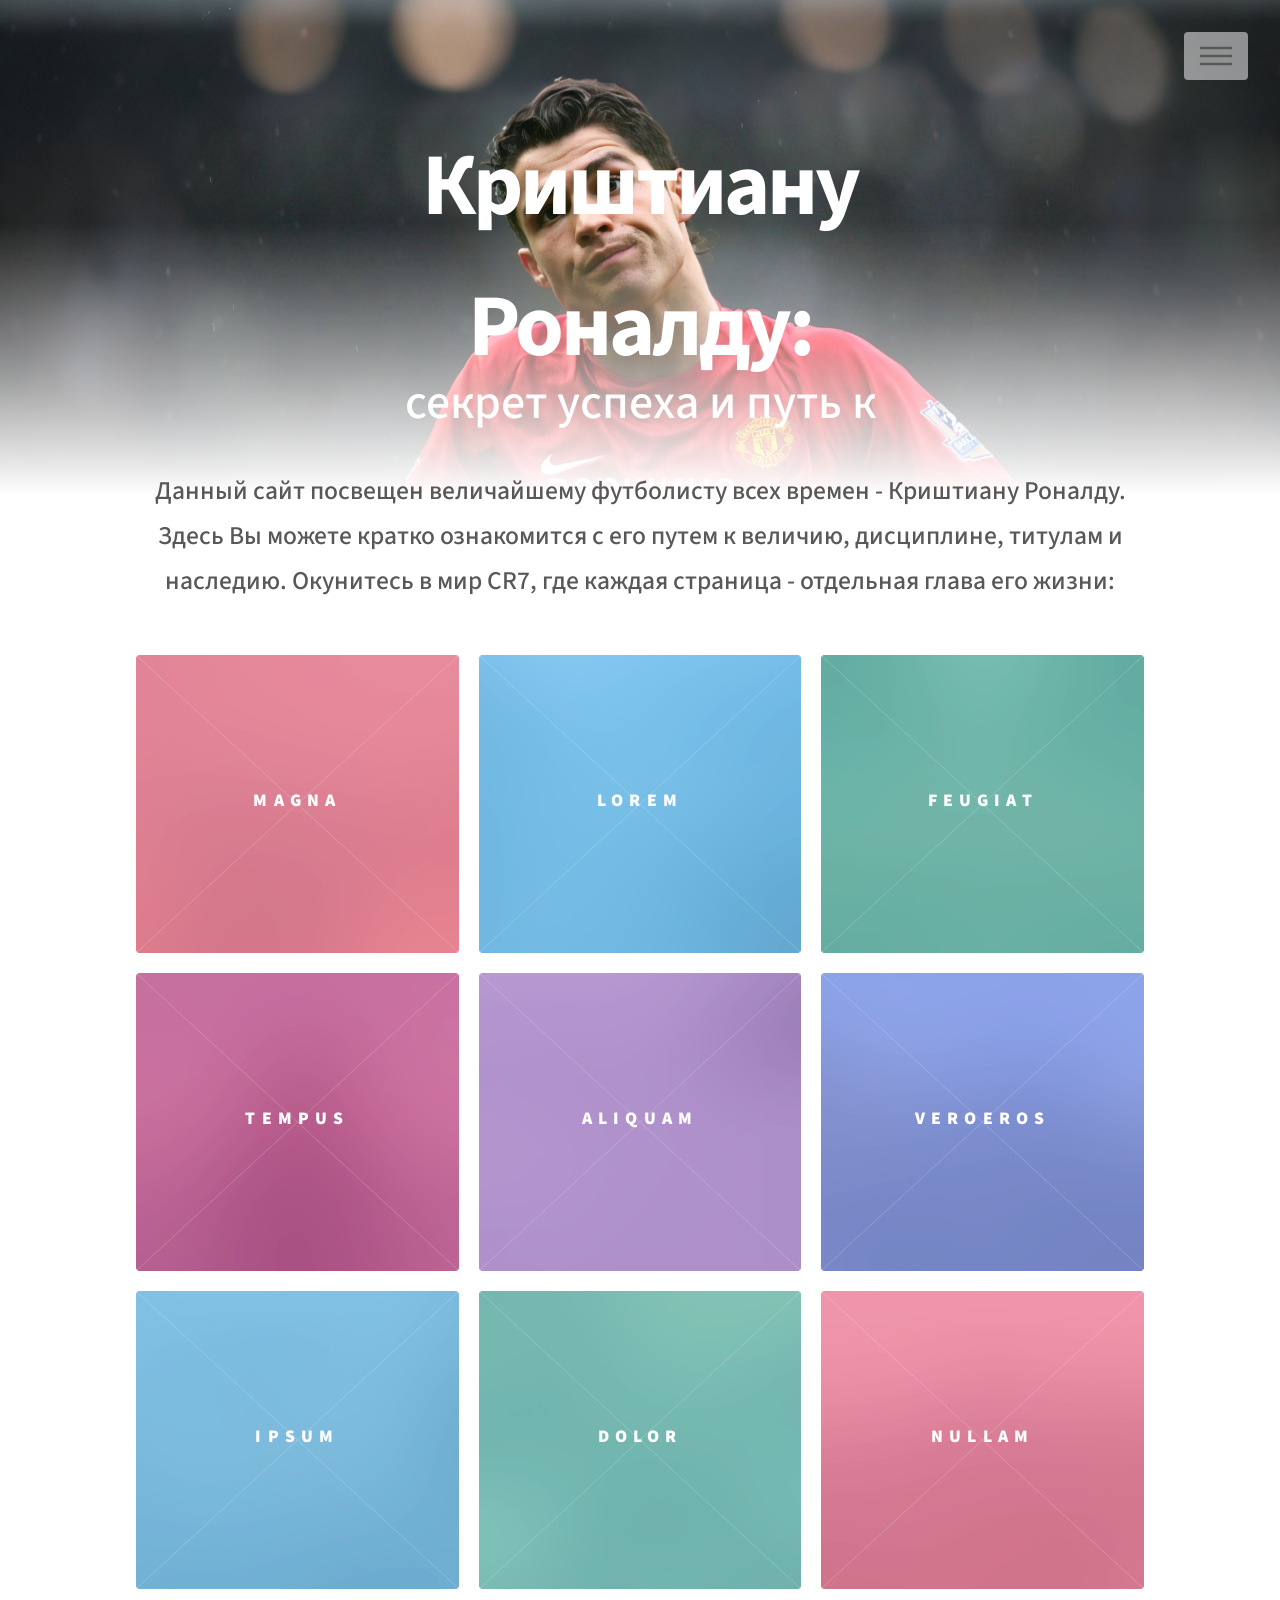
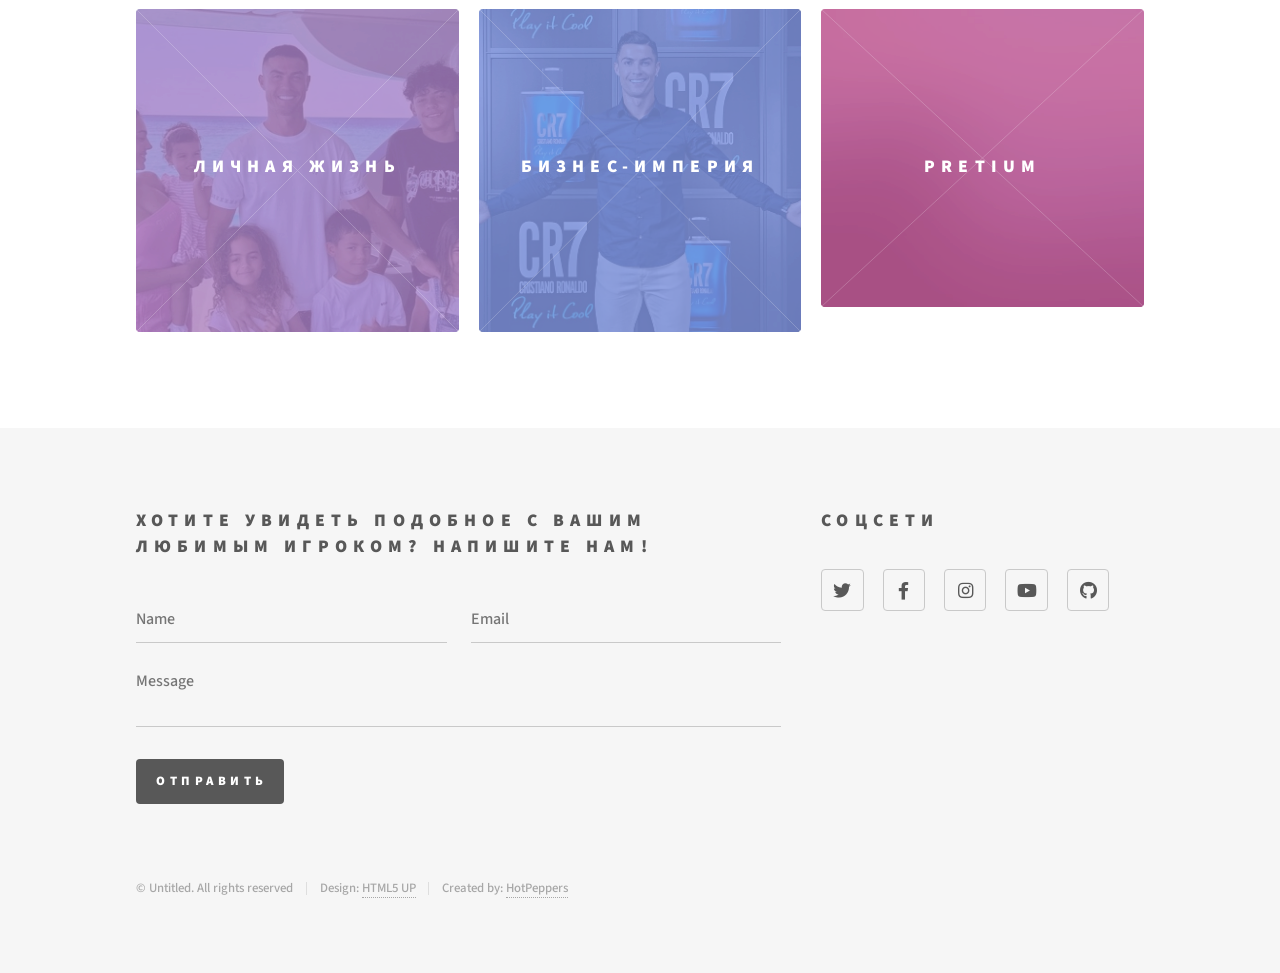
<file: index.html>
<!DOCTYPE HTML>

<html>
	<head>
		<title>Ronaldo GOAT🐐</title>
		<meta charset="utf-8" />
		<meta name="viewport" content="width=device-width, initial-scale=1, user-scalable=no" />
		<link rel="stylesheet" href="assets/css/main.css" />
		<noscript><link rel="stylesheet" href="assets/css/noscript.css" /></noscript>
	</head>


	<body class="is-preload">
		<!-- Wrapper -->
			<div id="wrapper">

				<!-- Header -->
					<header id="header" class="main-header">
						<div class="banner">
							<h1>Криштиану Роналду:</h1>
							<p>секрет успеха и путь к вершине</p>
						</div>
						<div class="inner">

							<!-- Logo -->
								<!--<a href="index.html" class="logo">
									<span class="symbol"><img src="images/logo.svg" alt="" /></span><span class="title">Phantom</span>
								</a>-->

							<!-- Nav -->
								<nav>
									<ul>
										<li><a href="#menu">Меню</a></li>
									</ul>
								</nav>

						</div>
					</header>

				<!-- Menu -->
					<nav id="menu">
						<h2>Меню</h2>
						<ul>
							<li><a href="developments.html">Наша команда</a></li>
							<li><a href="pages/generic.html">Tempus etiam</a></li>
							<li><a href="pages/generic.html">Consequat dolor</a></li>
							<!--<li><a href="elements.html">Elements</a></li>-->
						</ul>
					</nav>

				<!-- Main -->
					<div id="main">
						<div class="inner">
							<header>
								<p>Данный сайт посвещен величайшему футболисту всех времен - Криштиану Роналду. Здесь Вы можете кратко ознакомится с его путем к величию, дисциплине, титулам и наследию. Окунитесь в мир CR7, где каждая страница - отдельная глава его жизни:</p>
							</header>
							<section class="tiles">
								
								
								<article class="style1">
									<span class="image">
										<img src="images/pic01.jpg" alt="" />
									</span>
									<a href="generic.html">
										<h2>Magna</h2>
										<div class="content">
											<p>Sed nisl arcu euismod sit amet nisi lorem etiam dolor veroeros et feugiat.</p>
										</div>
									</a>
								
								
								</article>
								<article class="style2">
									<span class="image">
										<img src="images/pic02.jpg" alt="" />
									</span>
									<a href="generic.html">
										<h2>Lorem</h2>
										<div class="content">
											<p>Sed nisl arcu euismod sit amet nisi lorem etiam dolor veroeros et feugiat.</p>
										</div>
									</a>
								
								
								</article>
								<article class="style3">
									<span class="image">
										<img src="images/pic03.jpg" alt="" />
									</span>
									<a href="generic.html">
										<h2>Feugiat</h2>
										<div class="content">
											<p>Sed nisl arcu euismod sit amet nisi lorem etiam dolor veroeros et feugiat.</p>
										</div>
									</a>
								
								
								</article>
								<article class="style4">
									<span class="image">
										<img src="images/pic04.jpg" alt="" />
									</span>
									<a href="generic.html">
										<h2>Tempus</h2>
										<div class="content">
											<p>Sed nisl arcu euismod sit amet nisi lorem etiam dolor veroeros et feugiat.</p>
										</div>
									</a>
								
								
								</article>
								<article class="style5">
									<span class="image">
										<img src="images/pic05.jpg" alt="" />
									</span>
									<a href="generic.html">
										<h2>Aliquam</h2>
										<div class="content">
											<p>Sed nisl arcu euismod sit amet nisi lorem etiam dolor veroeros et feugiat.</p>
										</div>
									</a>
								
								
								</article>
								<article class="style6">
									<span class="image">
										<img src="images/pic06.jpg" alt="" />
									</span>
									<a href="generic.html">
										<h2>Veroeros</h2>
										<div class="content">
											<p>Sed nisl arcu euismod sit amet nisi lorem etiam dolor veroeros et feugiat.</p>
										</div>
									</a>
								
								
								</article>
								<article class="style2">
									<span class="image">
										<img src="images/pic07.jpg" alt="" />
									</span>
									<a href="generic.html">
										<h2>Ipsum</h2>
										<div class="content">
											<p>Sed nisl arcu euismod sit amet nisi lorem etiam dolor veroeros et feugiat.</p>
										</div>
									</a>
								
								
								</article>
								<article class="style3">
									<span class="image">
										<img src="images/pic08.jpg" alt="" />
									</span>
									<a href="generic.html">
										<h2>Dolor</h2>
										<div class="content">
											<p>Sed nisl arcu euismod sit amet nisi lorem etiam dolor veroeros et feugiat.</p>
										</div>
									</a>
								
								
								</article>
								<article class="style1">
									<span class="image">
										<img src="images/pic09.jpg" alt="" />
									</span>
									<a href="generic.html">
										<h2>Nullam</h2>
										<div class="content">
											<p>Sed nisl arcu euismod sit amet nisi lorem etiam dolor veroeros et feugiat.</p>
										</div>
									</a>
								
								
								</article>
								<article class="style5">
									<span class="image">
										<img src="images/pic17(1).jpg" alt="" />
									</span>
									<a href="generic2.html">
										<h2>Личная жизнь</h2>
										<div class="content">
											<p>В этом разделе Вы можете ознакомиться с личной жизнью знаменитого футболиста.</p>
										</div>
									</a>
								
								
								</article>
								<article class="style6">
									<span class="image">
										<img src="images/pic18(1).jpeg" alt="" />
									</span>
									<a href="generic3.html">
										<h2>Бизнес-империя</h2>
										<div class="content">
											<p>Узнайте на чем помимо футбола зарабатывает Криштиану Роналду.</p>
										</div>
									</a>
								
								
								</article>
								<article class="style4">
									<span class="image">
										<img src="images/pic12.jpg" alt="" />
									</span>
									<a href="generic.html">
										<h2>Pretium</h2>
										<div class="content">
											<p>Sed nisl arcu euismod sit amet nisi lorem etiam dolor veroeros et feugiat.</p>
										</div>
									</a>
								</article>
							</section>
						</div>
					</div>

				<!-- Footer -->
					<footer id="footer">
						<div class="inner">
							<section>
								<h2>Хотите увидеть подобное с вашим любимым игроком? Напишите нам!</h2>
								<form method="post" action="#">
									<div class="fields">
										<div class="field half">
											<input type="text" name="name" id="name" placeholder="Name" />
										</div>
										<div class="field half">
											<input type="email" name="email" id="email" placeholder="Email" />
										</div>
										<div class="field">
											<textarea name="message" id="message" placeholder="Message"></textarea>
										</div>
									</div>
									<ul class="actions">
										<li><a href="https://www.youtube.com/watch?v=dQw4w9WgXcQ" class="button primary">Отправить</a>
									</ul>
								</form>
							</section>
							<section>
								<h2>Соцсети</h2>
								<ul class="icons">
									<li><a href="https://www.facebook.com/Cristiano/" class="icon brands style2 fa-twitter"><span class="label">Twitter</span></a></li>
									<li><a href="https://www.facebook.com/Cristiano/" class="icon brands style2 fa-facebook-f"><span class="label">Facebook</span></a></li>
									<li><a href="https://www.instagram.com/cristiano/" class="icon brands style2 fa-instagram"><span class="label">Instagram</span></a></li>
									<li><a href="https://www.youtube.com/@cristiano" class="icon brands style2 fa-youtube"><span class="label">YouTube</span></a></li>
									<li><a href="https://www.youtube.com/watch?v=dQw4w9WgXcQ" class="icon brands style2 fa-github"><span class="label">GitHub</span></a></li>
								</ul>
							</section>
							<ul class="copyright">
								<li>&copy; Untitled. All rights reserved</li><li>Design: <a href="http://html5up.net">HTML5 UP</a></li><li>Created by: <a href="developments.html">HotPeppers</a></li>
							</ul>
							</ul>
						</div>
					</footer>

			</div>

		<!-- Scripts -->
			<script src="assets/js/jquery.min.js"></script>
			<script src="assets/js/browser.min.js"></script>
			<script src="assets/js/breakpoints.min.js"></script>
			<script src="assets/js/util.js"></script>
			<script src="assets/js/main.js"></script>

	</body>
</html>
</file>
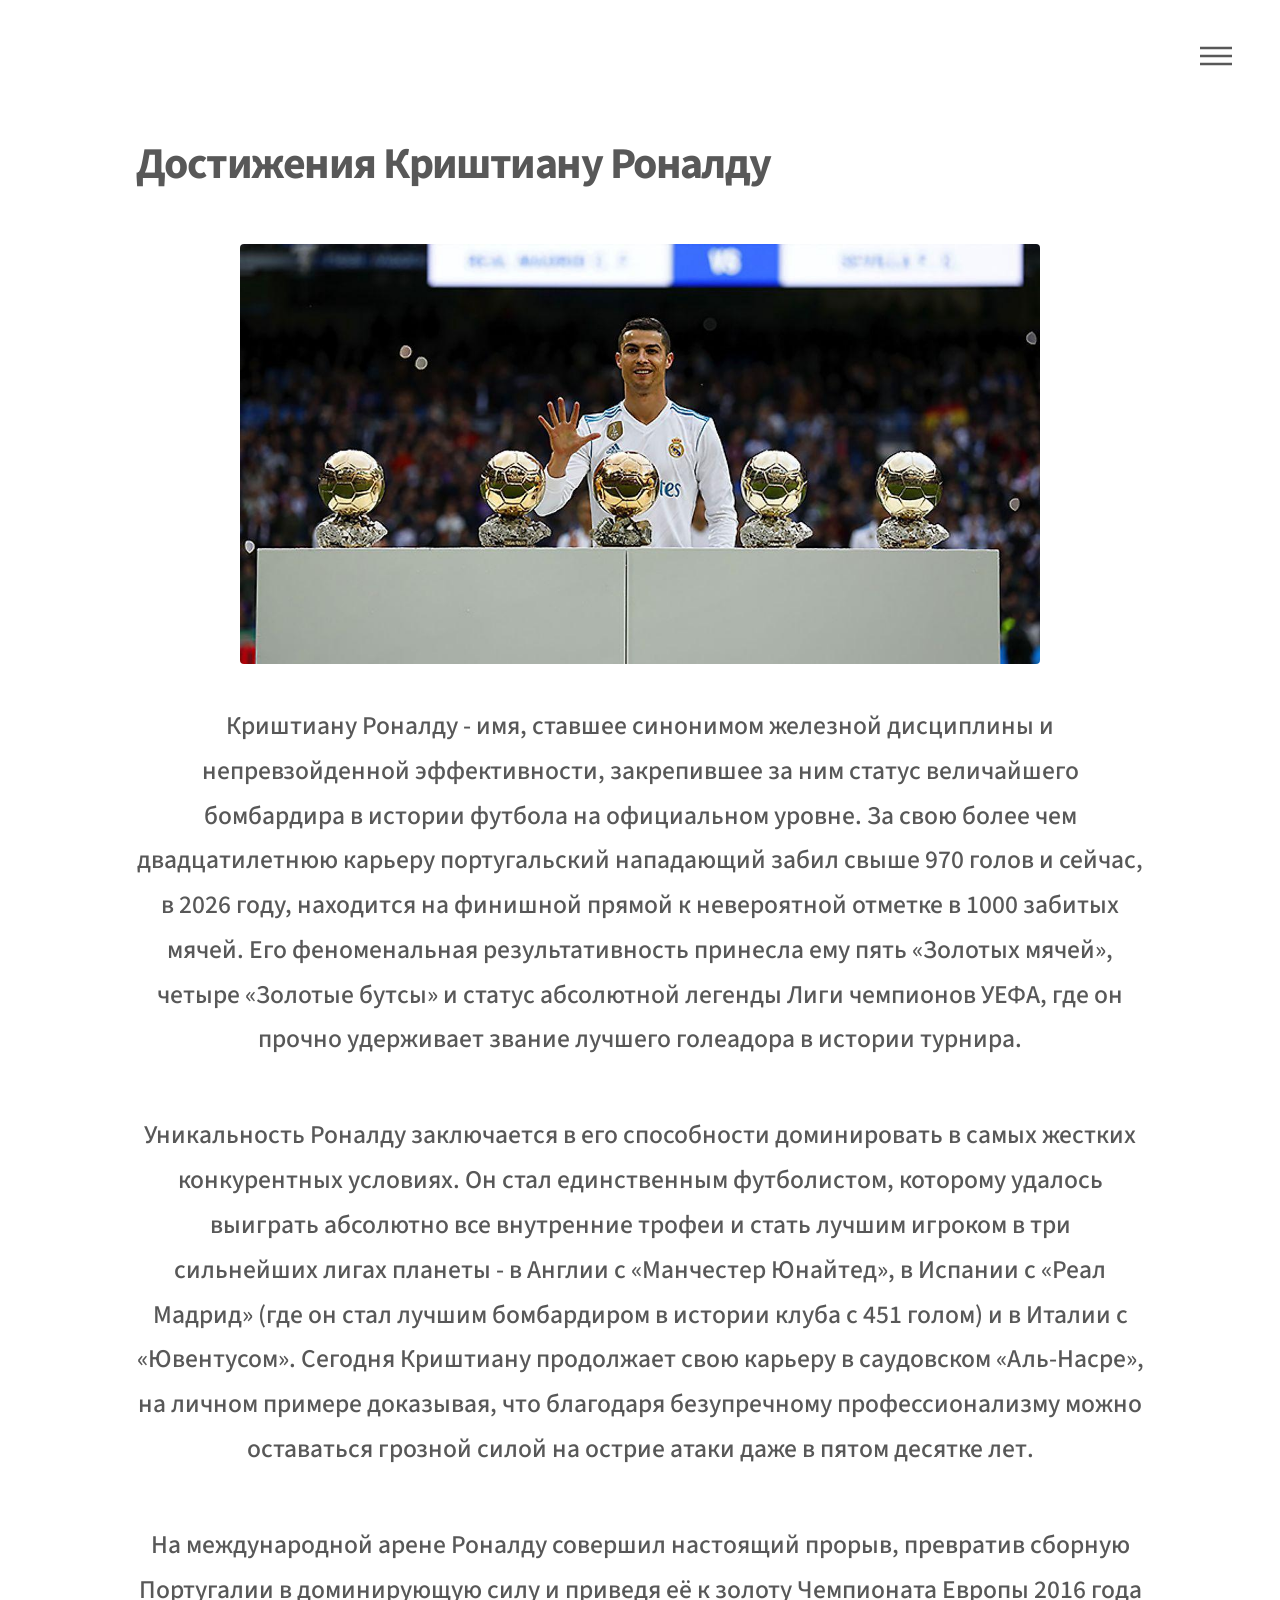
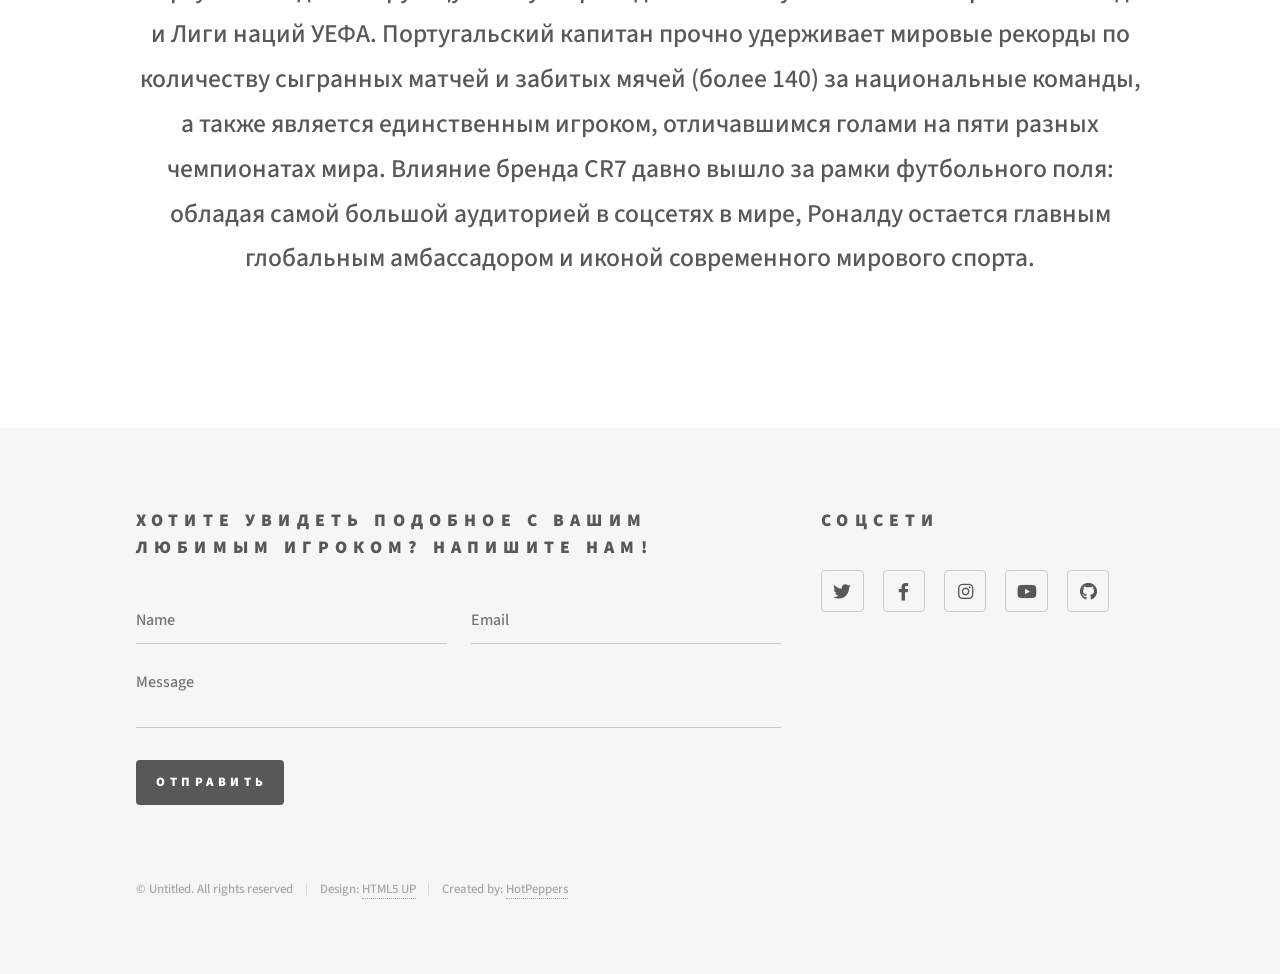
<file: axaxaxaxax.html>
<!DOCTYPE HTML>
<html>
	<head>
		<title>Ronaldo GOAT🐐</title>
		<meta charset="utf-8" />
		<meta name="viewport" content="width=device-width, initial-scale=1, user-scalable=no" />
		<link rel="stylesheet" href="assets/css/main.css" />
		<noscript><link rel="stylesheet" href="assets/css/noscript.css" /></noscript>
	</head>
	<body class="is-preload">
		<div id="wrapper">

				<header id="header">
						<div class="inner">

							<nav>
									<ul>
										<li><a href="#menu">меню</a></li>
									</ul>
								</nav>

						</div>
					</header>

				<nav id="menu">
						<h2>меню</h2>
						<ul>
							<li><a href="index.html">Главная страница</a></li>
							<li><a href="developments.html">Наша команда</a></li>
							<li><a href="generic.html">Tempus etiam</a></li>
							<li><a href="generic.html">Consequat dolor</a></li>
							</ul>
					</nav>

				<div id="main">
						<div class="inner">
							<h1>Достижения Криштиану Роналду</h1>
							
							<span class="image" style="max-width: 800px; display: block; margin: 0 auto 2.5em auto; width: 100%;">
								<img src="images/зм.jpg" alt="Криштиану Роналду с Золотыми мячами" style="width: 100%; height: auto; display: block;" />
							</span>
							
							<p>Криштиану Роналду - имя, ставшее синонимом железной дисциплины и непревзойденной эффективности, закрепившее за ним статус величайшего бомбардира в истории футбола на официальном уровне. За свою более чем двадцатилетнюю карьеру португальский нападающий забил свыше 970 голов и сейчас, в 2026 году, находится на финишной прямой к невероятной отметке в 1000 забитых мячей. Его феноменальная результативность принесла ему пять «Золотых мячей», четыре «Золотые бутсы» и статус абсолютной легенды Лиги чемпионов УЕФА, где он прочно удерживает звание лучшего голеадора в истории турнира.</p>
							
							<p>Уникальность Роналду заключается в его способности доминировать в самых жестких конкурентных условиях. Он стал единственным футболистом, которому удалось выиграть абсолютно все внутренние трофеи и стать лучшим игроком в три сильнейших лигах планеты - в Англии с «Манчестер Юнайтед», в Испании с «Реал Мадрид» (где он стал лучшим бомбардиром в истории клуба с 451 голом) и в Италии с «Ювентусом». Сегодня Криштиану продолжает свою карьеру в саудовском «Аль-Насре», на личном примере доказывая, что благодаря безупречному профессионализму можно оставаться грозной силой на острие атаки даже в пятом десятке лет.</p>
							
							<p>На международной арене Роналду совершил настоящий прорыв, превратив сборную Португалии в доминирующую силу и приведя её к золоту Чемпионата Европы 2016 года и Лиги наций УЕФА. Португальский капитан прочно удерживает мировые рекорды по количеству сыгранных матчей и забитых мячей (более 140) за национальные команды, а также является единственным игроком, отличавшимся голами на пяти разных чемпионатах мира. Влияние бренда CR7 давно вышло за рамки футбольного поля: обладая самой большой аудиторией в соцсетях в мире, Роналду остается главным глобальным амбассадором и иконой современного мирового спорта.</p>
							
						</div>
					</div>

				<footer id="footer">
						<div class="inner">
							<section>
								<h2>Хотите увидеть подобное с вашим любимым игроком? Напишите нам!</h2>
								<form method="post" action="#">
									<div class="fields">
										<div class="field half">
											<input type="text" name="name" id="name" placeholder="Name" />
										</div>
										<div class="field half">
											<input type="email" name="email" id="email" placeholder="Email" />
										</div>
										<div class="field">
											<textarea name="message" id="message" placeholder="Message"></textarea>
										</div>
									</div>
									<ul class="actions">
										<li><a href="https://www.youtube.com/watch?v=dQw4w9WgXcQ" class="button primary">Отправить</a></li>
									</ul>
								</form>
							</section>
							<section>
								<h2>Соцсети</h2>
								<ul class="icons">
									<li><a href="#" class="icon brands style2 fa-twitter"><span class="label">Twitter</span></a></li>
									<li><a href="https://www.facebook.com/Cristiano/" class="icon brands style2 fa-facebook-f"><span class="label">Facebook</span></a></li>
									<li><a href="https://www.instagram.com/cristiano/" class="icon brands style2 fa-instagram"><span class="label">Instagram</span></a></li>
									<li><a href="https://www.youtube.com/@cristiano" class="icon brands style2 fa-youtube"><span class="label">YouTube</span></a></li>
									<li><a href="https://www.youtube.com/watch?v=dQw4w9WgXcQ" class="icon brands style2 fa-github"><span class="label">GitHub</span></a></li>
								</ul>

							</section>
							<ul class="copyright">
								<li>&copy; Untitled. All rights reserved</li><li>Design: <a href="http://html5up.net">HTML5 UP</a></li><li>Created by: <a href="developments.html">HotPeppers</a></li>
							</ul>
						</div>
					</footer>

			</div>

		<script src="assets/js/jquery.min.js"></script>
			<script src="assets/js/browser.min.js"></script>
			<script src="assets/js/breakpoints.min.js"></script>
			<script src="assets/js/util.js"></script>
			<script src="assets/js/main.js"></script>

	</body>
</html>
</file>
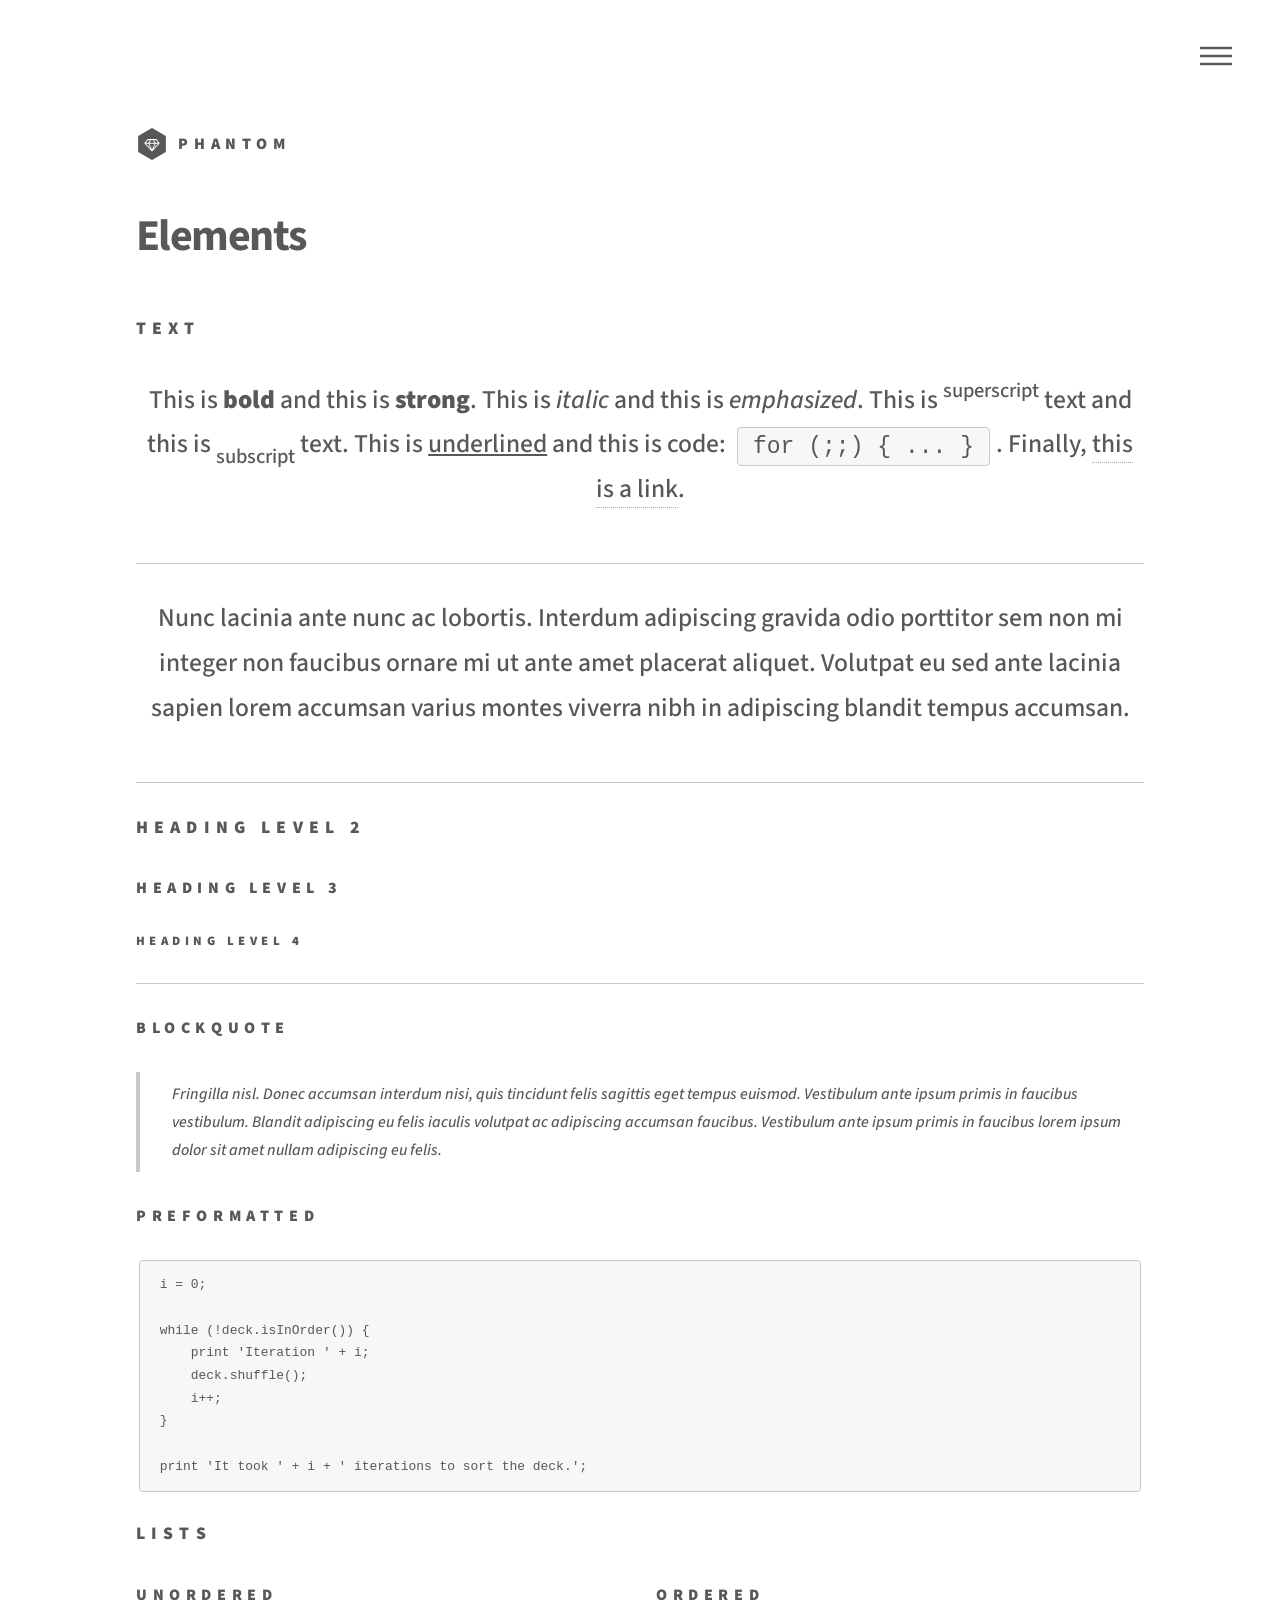
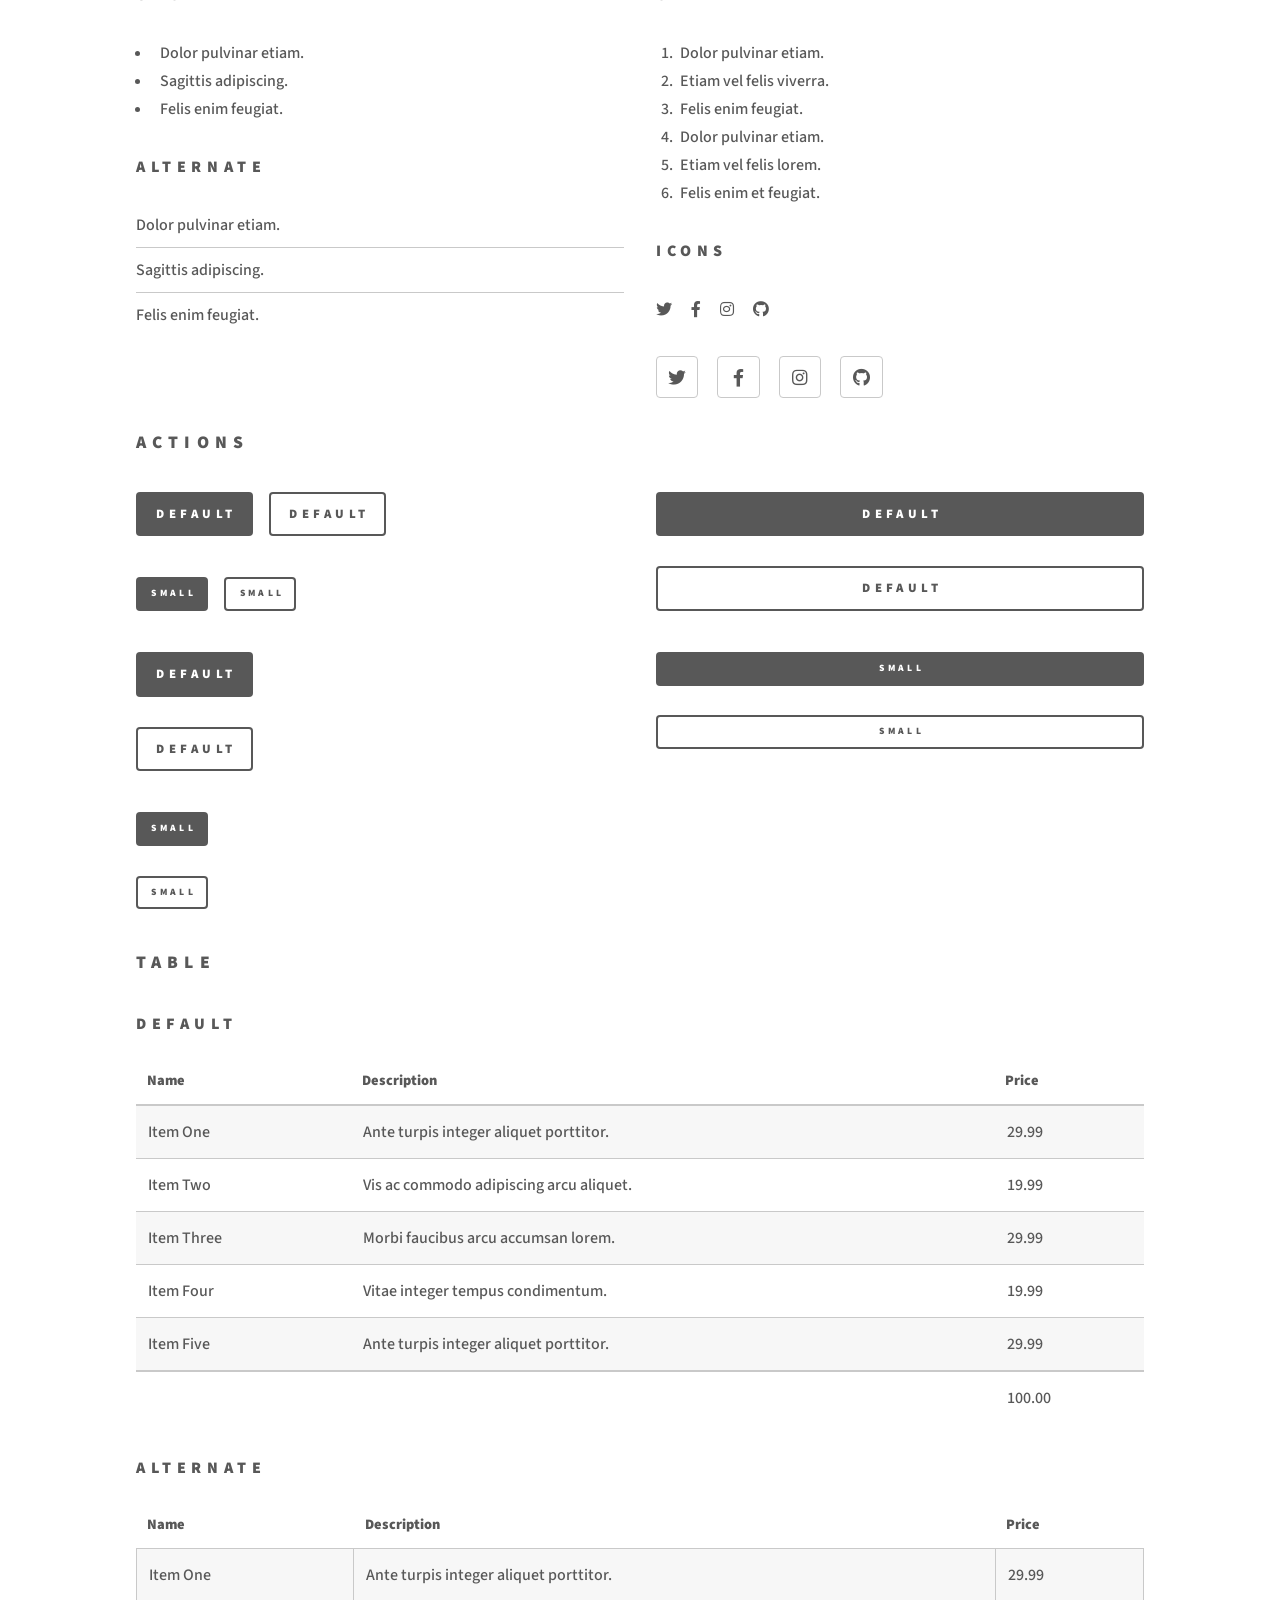
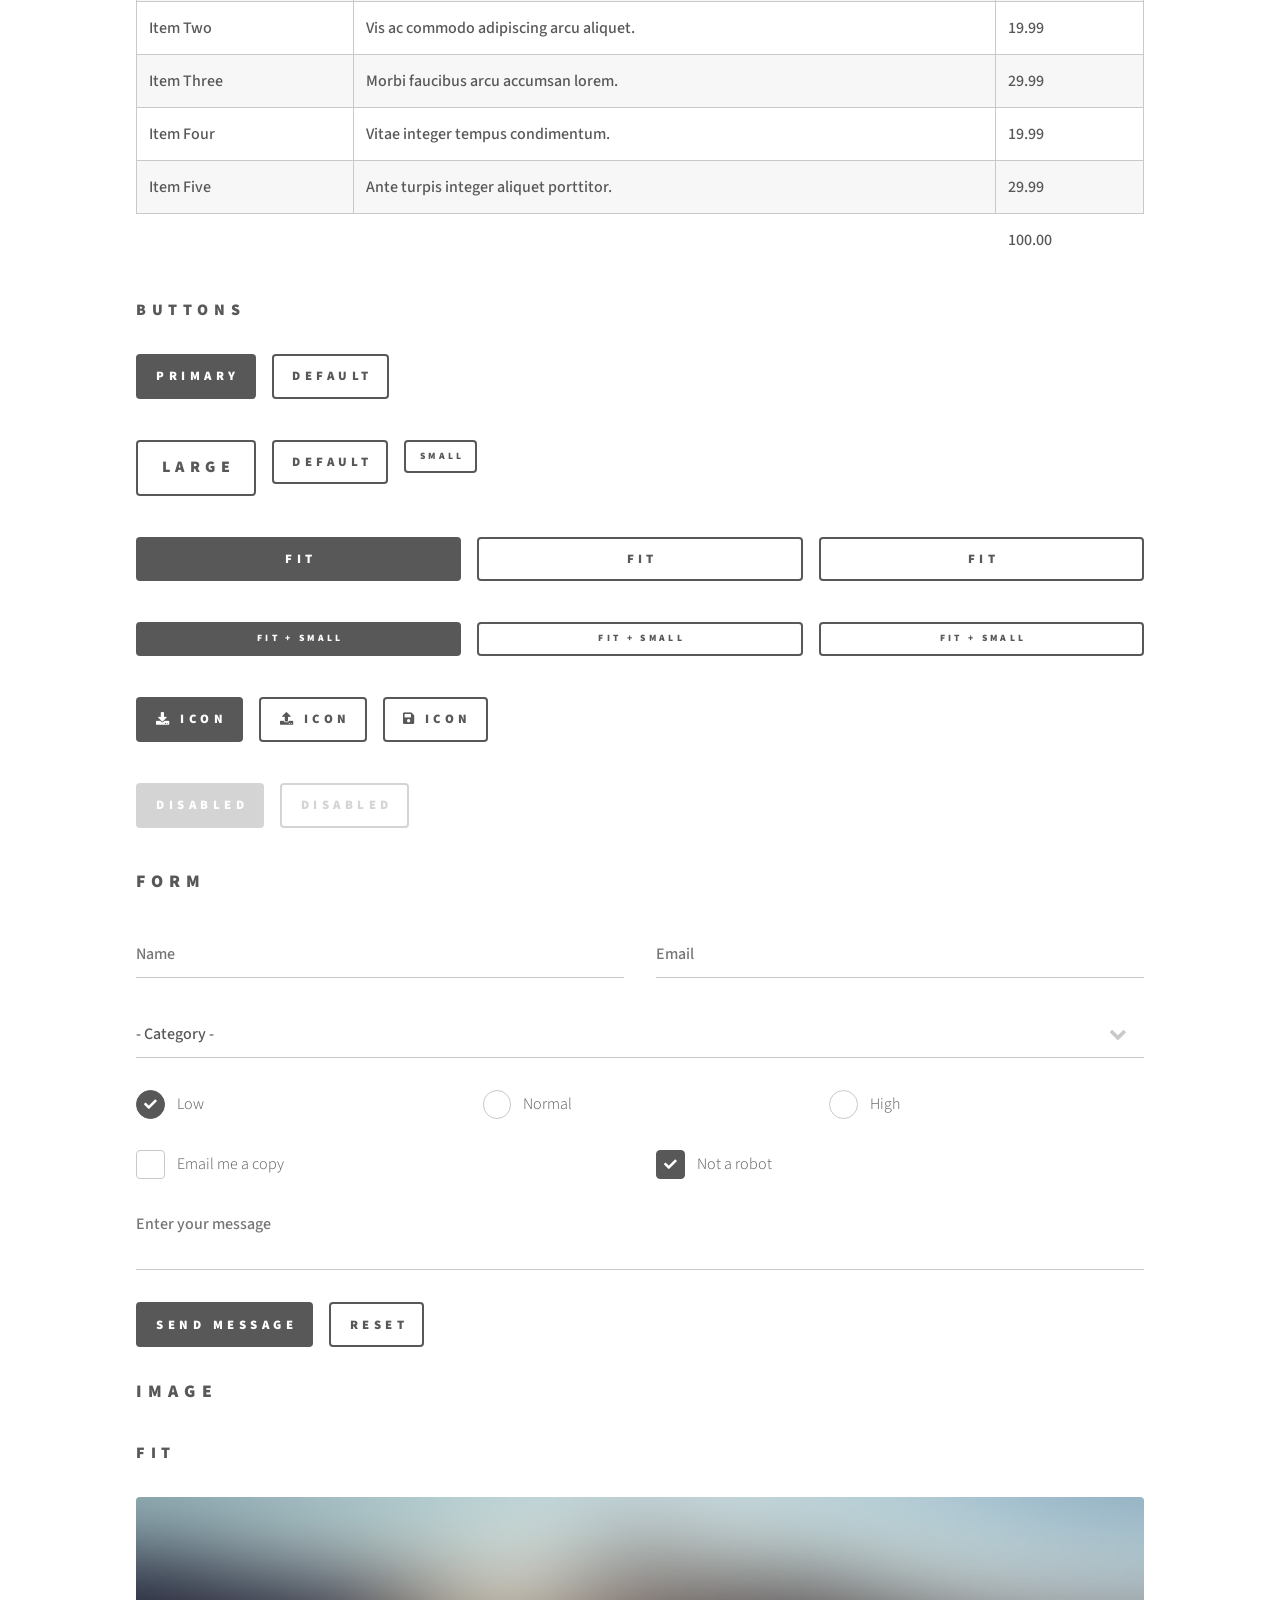
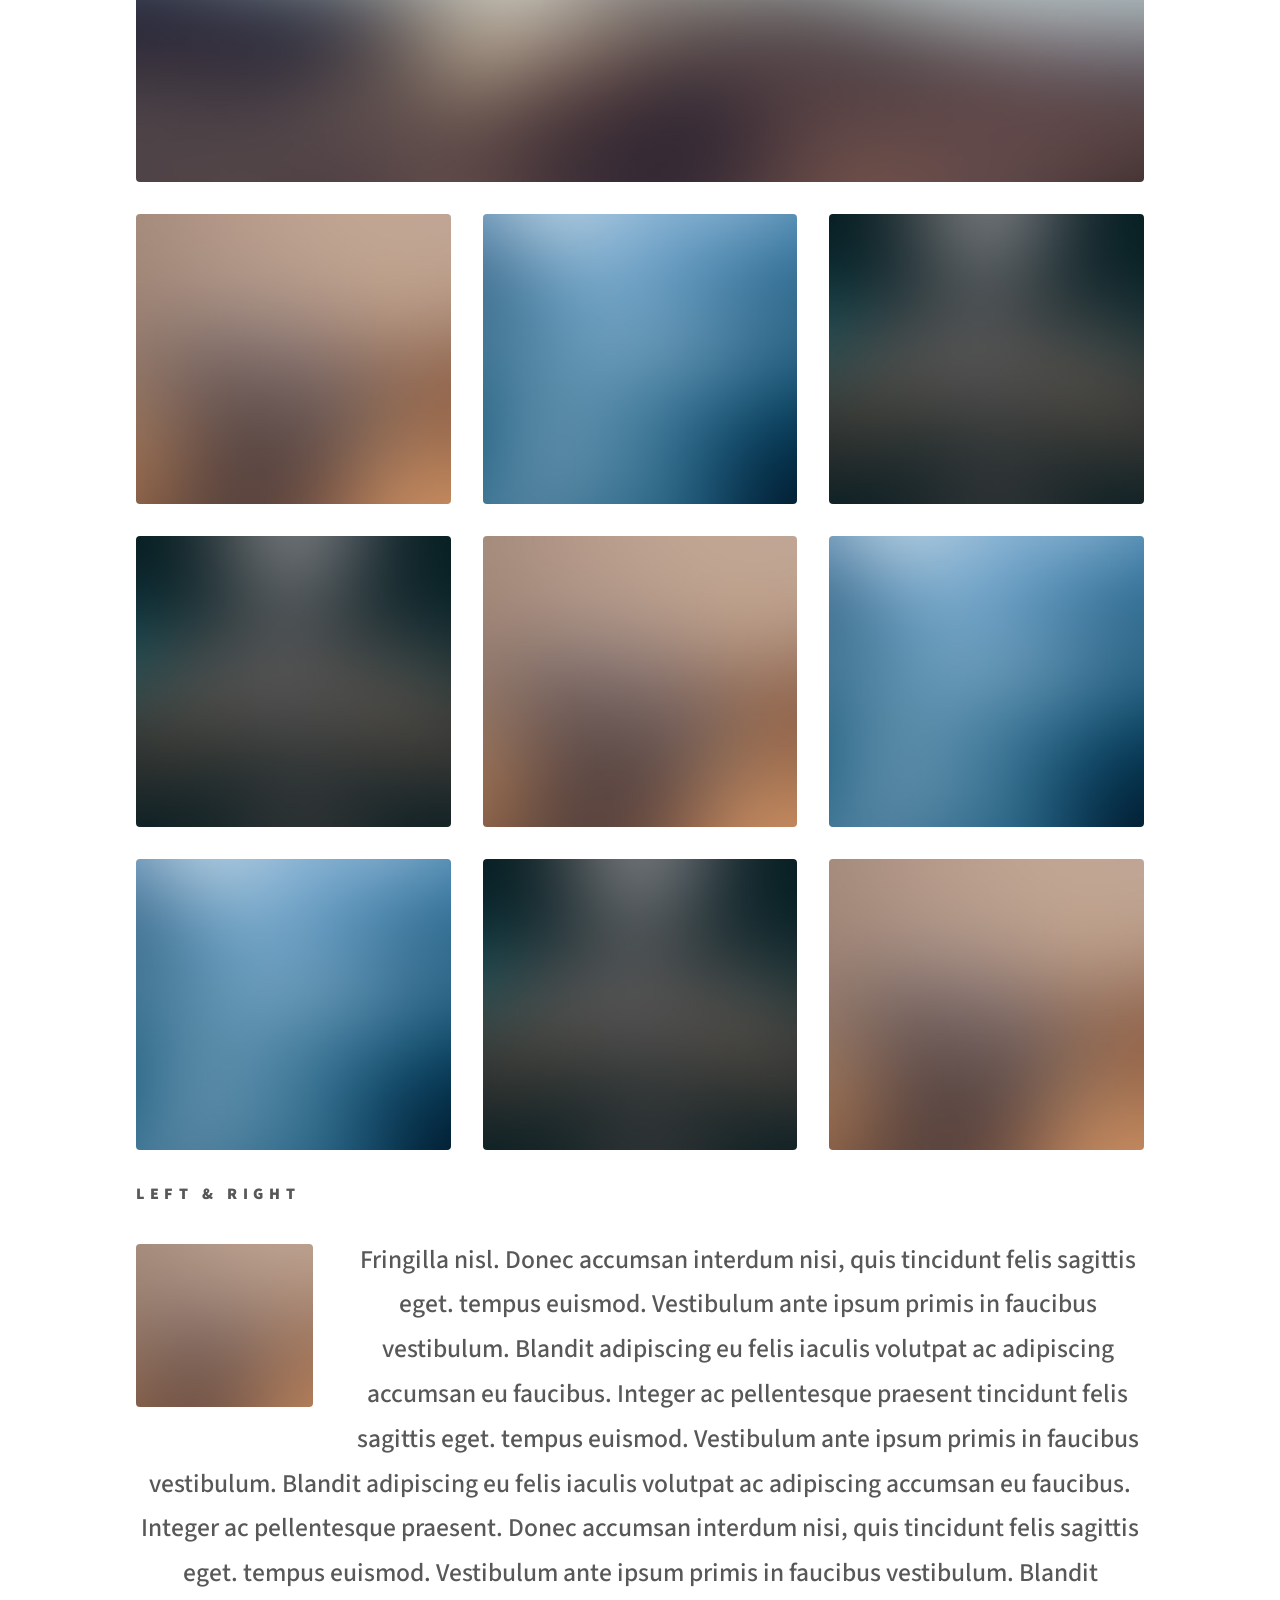
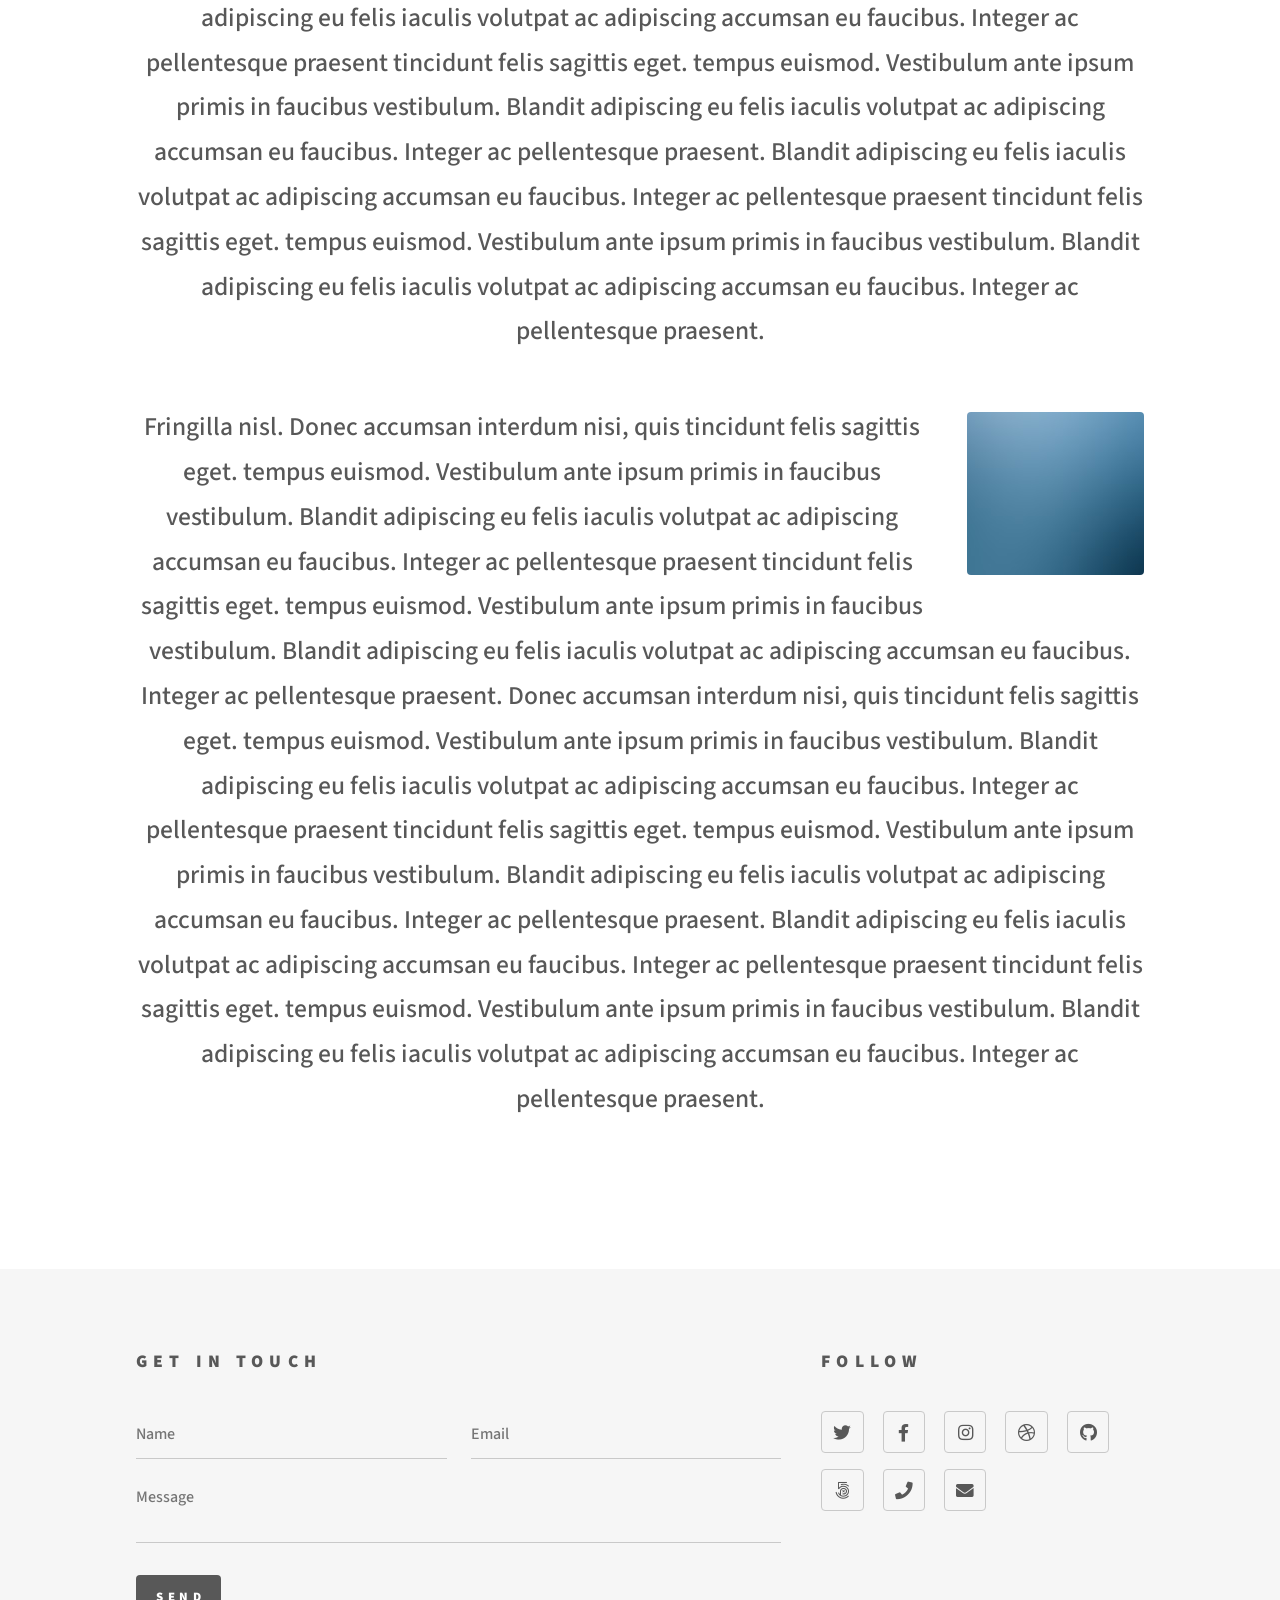
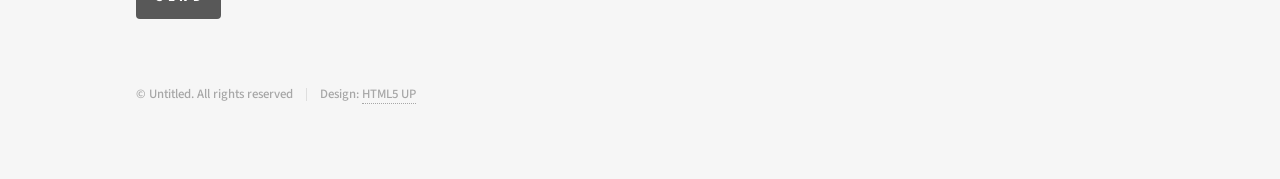
<file: elements.html>
<!DOCTYPE HTML>
<!--
	Phantom by HTML5 UP
	html5up.net | @ajlkn
	Free for personal and commercial use under the CCA 3.0 license (html5up.net/license)
-->
<html>
	<head>
		<title>Elements - Phantom by HTML5 UP</title>
		<meta charset="utf-8" />
		<meta name="viewport" content="width=device-width, initial-scale=1, user-scalable=no" />
		<link rel="stylesheet" href="assets/css/main.css" />
		<noscript><link rel="stylesheet" href="assets/css/noscript.css" /></noscript>
	</head>
	<body class="is-preload">
		<!-- Wrapper -->
			<div id="wrapper">

				<!-- Header -->
					<header id="header">
						<div class="inner">

							<!-- Logo -->
								<a href="index.html" class="logo">
									<span class="symbol"><img src="images/logo.svg" alt="" /></span><span class="title">Phantom</span>
								</a>

							<!-- Nav -->
								<nav>
									<ul>
										<li><a href="#menu">Menu</a></li>
									</ul>
								</nav>

						</div>
					</header>

				<!-- Menu -->
					<nav id="menu">
						<h2>Menu</h2>
						<ul>
							<li><a href="index.html">Home</a></li>
							<li><a href="generic.html">Ipsum veroeros</a></li>
							<li><a href="generic.html">Tempus etiam</a></li>
							<li><a href="generic.html">Consequat dolor</a></li>
							<li><a href="elements.html">Elements</a></li>
						</ul>
					</nav>

				<!-- Main -->
					<div id="main">
						<div class="inner">
							<h1>Elements</h1>

							<!-- Text -->
								<section>
									<h2>Text</h2>
									<p>This is <b>bold</b> and this is <strong>strong</strong>. This is <i>italic</i> and this is <em>emphasized</em>.
									This is <sup>superscript</sup> text and this is <sub>subscript</sub> text.
									This is <u>underlined</u> and this is code: <code>for (;;) { ... }</code>. Finally, <a href="#">this is a link</a>.</p>
									<hr />
									<p>Nunc lacinia ante nunc ac lobortis. Interdum adipiscing gravida odio porttitor sem non mi integer non faucibus ornare mi ut ante amet placerat aliquet. Volutpat eu sed ante lacinia sapien lorem accumsan varius montes viverra nibh in adipiscing blandit tempus accumsan.</p>
									<hr />
									<h2>Heading Level 2</h2>
									<h3>Heading Level 3</h3>
									<h4>Heading Level 4</h4>
									<hr />
									<h3>Blockquote</h3>
									<blockquote>Fringilla nisl. Donec accumsan interdum nisi, quis tincidunt felis sagittis eget tempus euismod. Vestibulum ante ipsum primis in faucibus vestibulum. Blandit adipiscing eu felis iaculis volutpat ac adipiscing accumsan faucibus. Vestibulum ante ipsum primis in faucibus lorem ipsum dolor sit amet nullam adipiscing eu felis.</blockquote>
									<h3>Preformatted</h3>
									<pre><code>i = 0;

while (!deck.isInOrder()) {
    print 'Iteration ' + i;
    deck.shuffle();
    i++;
}

print 'It took ' + i + ' iterations to sort the deck.';</code></pre>
								</section>

							<!-- Lists -->
								<section>
									<h2>Lists</h2>
									<div class="row">
										<div class="col-6 col-12-medium">
											<h3>Unordered</h3>
											<ul>
												<li>Dolor pulvinar etiam.</li>
												<li>Sagittis adipiscing.</li>
												<li>Felis enim feugiat.</li>
											</ul>
											<h3>Alternate</h3>
											<ul class="alt">
												<li>Dolor pulvinar etiam.</li>
												<li>Sagittis adipiscing.</li>
												<li>Felis enim feugiat.</li>
											</ul>
										</div>
										<div class="col-6 col-12-medium">
											<h3>Ordered</h3>
											<ol>
												<li>Dolor pulvinar etiam.</li>
												<li>Etiam vel felis viverra.</li>
												<li>Felis enim feugiat.</li>
												<li>Dolor pulvinar etiam.</li>
												<li>Etiam vel felis lorem.</li>
												<li>Felis enim et feugiat.</li>
											</ol>
											<h3>Icons</h3>
											<ul class="icons">
												<li><a href="#" class="icon brands style1 fa-twitter"><span class="label">Twitter</span></a></li>
												<li><a href="#" class="icon brands style1 fa-facebook-f"><span class="label">Facebook</span></a></li>
												<li><a href="#" class="icon brands style1 fa-instagram"><span class="label">Instagram</span></a></li>
												<li><a href="#" class="icon brands style1 fa-github"><span class="label">Github</span></a></li>
											</ul>
											<ul class="icons">
												<li><a href="#" class="icon brands style2 fa-twitter"><span class="label">Twitter</span></a></li>
												<li><a href="#" class="icon brands style2 fa-facebook-f"><span class="label">Facebook</span></a></li>
												<li><a href="#" class="icon brands style2 fa-instagram"><span class="label">Instagram</span></a></li>
												<li><a href="#" class="icon brands style2 fa-github"><span class="label">Github</span></a></li>
											</ul>
										</div>
									</div>
									<h2>Actions</h2>
									<div class="row">
										<div class="col-6 col-12-medium">
											<ul class="actions">
												<li><a href="#" class="button primary">Default</a></li>
												<li><a href="#" class="button">Default</a></li>
											</ul>
											<ul class="actions small">
												<li><a href="#" class="button primary small">Small</a></li>
												<li><a href="#" class="button small">Small</a></li>
											</ul>
											<ul class="actions stacked">
												<li><a href="#" class="button primary">Default</a></li>
												<li><a href="#" class="button">Default</a></li>
											</ul>
											<ul class="actions stacked">
												<li><a href="#" class="button primary small">Small</a></li>
												<li><a href="#" class="button small">Small</a></li>
											</ul>
										</div>
										<div class="col-6 col-12-medium">
											<ul class="actions stacked">
												<li><a href="#" class="button primary fit">Default</a></li>
												<li><a href="#" class="button fit">Default</a></li>
											</ul>
											<ul class="actions stacked">
												<li><a href="#" class="button primary small fit">Small</a></li>
												<li><a href="#" class="button small fit">Small</a></li>
											</ul>
										</div>
									</div>
								</section>

							<!-- Table -->
								<section>
									<h2>Table</h2>
									<h3>Default</h3>
									<div class="table-wrapper">
										<table>
											<thead>
												<tr>
													<th>Name</th>
													<th>Description</th>
													<th>Price</th>
												</tr>
											</thead>
											<tbody>
												<tr>
													<td>Item One</td>
													<td>Ante turpis integer aliquet porttitor.</td>
													<td>29.99</td>
												</tr>
												<tr>
													<td>Item Two</td>
													<td>Vis ac commodo adipiscing arcu aliquet.</td>
													<td>19.99</td>
												</tr>
												<tr>
													<td>Item Three</td>
													<td> Morbi faucibus arcu accumsan lorem.</td>
													<td>29.99</td>
												</tr>
												<tr>
													<td>Item Four</td>
													<td>Vitae integer tempus condimentum.</td>
													<td>19.99</td>
												</tr>
												<tr>
													<td>Item Five</td>
													<td>Ante turpis integer aliquet porttitor.</td>
													<td>29.99</td>
												</tr>
											</tbody>
											<tfoot>
												<tr>
													<td colspan="2"></td>
													<td>100.00</td>
												</tr>
											</tfoot>
										</table>
									</div>

									<h3>Alternate</h3>
									<div class="table-wrapper">
										<table class="alt">
											<thead>
												<tr>
													<th>Name</th>
													<th>Description</th>
													<th>Price</th>
												</tr>
											</thead>
											<tbody>
												<tr>
													<td>Item One</td>
													<td>Ante turpis integer aliquet porttitor.</td>
													<td>29.99</td>
												</tr>
												<tr>
													<td>Item Two</td>
													<td>Vis ac commodo adipiscing arcu aliquet.</td>
													<td>19.99</td>
												</tr>
												<tr>
													<td>Item Three</td>
													<td> Morbi faucibus arcu accumsan lorem.</td>
													<td>29.99</td>
												</tr>
												<tr>
													<td>Item Four</td>
													<td>Vitae integer tempus condimentum.</td>
													<td>19.99</td>
												</tr>
												<tr>
													<td>Item Five</td>
													<td>Ante turpis integer aliquet porttitor.</td>
													<td>29.99</td>
												</tr>
											</tbody>
											<tfoot>
												<tr>
													<td colspan="2"></td>
													<td>100.00</td>
												</tr>
											</tfoot>
										</table>
									</div>
								</section>

							<!-- Buttons -->
								<section>
									<h3>Buttons</h3>
									<ul class="actions">
										<li><a href="#" class="button primary">Primary</a></li>
										<li><a href="#" class="button">Default</a></li>
									</ul>
									<ul class="actions">
										<li><a href="#" class="button large">Large</a></li>
										<li><a href="#" class="button">Default</a></li>
										<li><a href="#" class="button small">Small</a></li>
									</ul>
									<ul class="actions fit">
										<li><a href="#" class="button primary fit">Fit</a></li>
										<li><a href="#" class="button fit">Fit</a></li>
										<li><a href="#" class="button fit">Fit</a></li>
									</ul>
									<ul class="actions fit small">
										<li><a href="#" class="button primary fit small">Fit + Small</a></li>
										<li><a href="#" class="button fit small">Fit + Small</a></li>
										<li><a href="#" class="button fit small">Fit + Small</a></li>
									</ul>
									<ul class="actions">
										<li><a href="#" class="button primary icon solid fa-download">Icon</a></li>
										<li><a href="#" class="button icon solid fa-upload">Icon</a></li>
										<li><a href="#" class="button icon solid fa-save">Icon</a></li>
									</ul>
									<ul class="actions">
										<li><span class="button primary disabled">Disabled</span></li>
										<li><span class="button disabled">Disabled</span></li>
									</ul>
								</section>

							<!-- Form -->
								<section>
									<h2>Form</h2>
									<form method="post" action="#">
										<div class="row gtr-uniform">
											<div class="col-6 col-12-xsmall">
												<input type="text" name="demo-name" id="demo-name" value="" placeholder="Name" />
											</div>
											<div class="col-6 col-12-xsmall">
												<input type="email" name="demo-email" id="demo-email" value="" placeholder="Email" />
											</div>
											<div class="col-12">
												<select name="demo-category" id="demo-category">
													<option value="">- Category -</option>
													<option value="1">Manufacturing</option>
													<option value="1">Shipping</option>
													<option value="1">Administration</option>
													<option value="1">Human Resources</option>
												</select>
											</div>
											<div class="col-4 col-12-small">
												<input type="radio" id="demo-priority-low" name="demo-priority" checked>
												<label for="demo-priority-low">Low</label>
											</div>
											<div class="col-4 col-12-small">
												<input type="radio" id="demo-priority-normal" name="demo-priority">
												<label for="demo-priority-normal">Normal</label>
											</div>
											<div class="col-4 col-12-small">
												<input type="radio" id="demo-priority-high" name="demo-priority">
												<label for="demo-priority-high">High</label>
											</div>
											<div class="col-6 col-12-small">
												<input type="checkbox" id="demo-copy" name="demo-copy">
												<label for="demo-copy">Email me a copy</label>
											</div>
											<div class="col-6 col-12-small">
												<input type="checkbox" id="demo-human" name="demo-human" checked>
												<label for="demo-human">Not a robot</label>
											</div>
											<div class="col-12">
												<textarea name="demo-message" id="demo-message" placeholder="Enter your message" rows="6"></textarea>
											</div>
											<div class="col-12">
												<ul class="actions">
													<li><input type="submit" value="Send Message" class="primary" /></li>
													<li><input type="reset" value="Reset" /></li>
												</ul>
											</div>
										</div>
									</form>
								</section>

							<!-- Image -->
								<section>
									<h2>Image</h2>
									<h3>Fit</h3>
									<div class="box alt">
										<div class="row gtr-uniform">
											<div class="col-12"><span class="image fit"><img src="images/pic13.jpg" alt="" /></span></div>
											<div class="col-4"><span class="image fit"><img src="images/pic01.jpg" alt="" /></span></div>
											<div class="col-4"><span class="image fit"><img src="images/pic02.jpg" alt="" /></span></div>
											<div class="col-4"><span class="image fit"><img src="images/pic03.jpg" alt="" /></span></div>
											<div class="col-4"><span class="image fit"><img src="images/pic03.jpg" alt="" /></span></div>
											<div class="col-4"><span class="image fit"><img src="images/pic01.jpg" alt="" /></span></div>
											<div class="col-4"><span class="image fit"><img src="images/pic02.jpg" alt="" /></span></div>
											<div class="col-4"><span class="image fit"><img src="images/pic02.jpg" alt="" /></span></div>
											<div class="col-4"><span class="image fit"><img src="images/pic03.jpg" alt="" /></span></div>
											<div class="col-4"><span class="image fit"><img src="images/pic01.jpg" alt="" /></span></div>
										</div>
									</div>
									<h3>Left &amp; Right</h3>
									<p><span class="image left"><img src="images/pic14.jpg" alt="" /></span>Fringilla nisl. Donec accumsan interdum nisi, quis tincidunt felis sagittis eget. tempus euismod. Vestibulum ante ipsum primis in faucibus vestibulum. Blandit adipiscing eu felis iaculis volutpat ac adipiscing accumsan eu faucibus. Integer ac pellentesque praesent tincidunt felis sagittis eget. tempus euismod. Vestibulum ante ipsum primis in faucibus vestibulum. Blandit adipiscing eu felis iaculis volutpat ac adipiscing accumsan eu faucibus. Integer ac pellentesque praesent. Donec accumsan interdum nisi, quis tincidunt felis sagittis eget. tempus euismod. Vestibulum ante ipsum primis in faucibus vestibulum. Blandit adipiscing eu felis iaculis volutpat ac adipiscing accumsan eu faucibus. Integer ac pellentesque praesent tincidunt felis sagittis eget. tempus euismod. Vestibulum ante ipsum primis in faucibus vestibulum. Blandit adipiscing eu felis iaculis volutpat ac adipiscing accumsan eu faucibus. Integer ac pellentesque praesent. Blandit adipiscing eu felis iaculis volutpat ac adipiscing accumsan eu faucibus. Integer ac pellentesque praesent tincidunt felis sagittis eget. tempus euismod. Vestibulum ante ipsum primis in faucibus vestibulum. Blandit adipiscing eu felis iaculis volutpat ac adipiscing accumsan eu faucibus. Integer ac pellentesque praesent.</p>
									<p><span class="image right"><img src="images/pic15.jpg" alt="" /></span>Fringilla nisl. Donec accumsan interdum nisi, quis tincidunt felis sagittis eget. tempus euismod. Vestibulum ante ipsum primis in faucibus vestibulum. Blandit adipiscing eu felis iaculis volutpat ac adipiscing accumsan eu faucibus. Integer ac pellentesque praesent tincidunt felis sagittis eget. tempus euismod. Vestibulum ante ipsum primis in faucibus vestibulum. Blandit adipiscing eu felis iaculis volutpat ac adipiscing accumsan eu faucibus. Integer ac pellentesque praesent. Donec accumsan interdum nisi, quis tincidunt felis sagittis eget. tempus euismod. Vestibulum ante ipsum primis in faucibus vestibulum. Blandit adipiscing eu felis iaculis volutpat ac adipiscing accumsan eu faucibus. Integer ac pellentesque praesent tincidunt felis sagittis eget. tempus euismod. Vestibulum ante ipsum primis in faucibus vestibulum. Blandit adipiscing eu felis iaculis volutpat ac adipiscing accumsan eu faucibus. Integer ac pellentesque praesent. Blandit adipiscing eu felis iaculis volutpat ac adipiscing accumsan eu faucibus. Integer ac pellentesque praesent tincidunt felis sagittis eget. tempus euismod. Vestibulum ante ipsum primis in faucibus vestibulum. Blandit adipiscing eu felis iaculis volutpat ac adipiscing accumsan eu faucibus. Integer ac pellentesque praesent.</p>
								</section>

						</div>
					</div>

				<!-- Footer -->
					<footer id="footer">
						<div class="inner">
							<section>
								<h2>Get in touch</h2>
								<form method="post" action="#">
									<div class="fields">
										<div class="field half">
											<input type="text" name="name" id="name" placeholder="Name" />
										</div>
										<div class="field half">
											<input type="email" name="email" id="email" placeholder="Email" />
										</div>
										<div class="field">
											<textarea name="message" id="message" placeholder="Message"></textarea>
										</div>
									</div>
									<ul class="actions">
										<li><input type="submit" value="Send" class="primary" /></li>
									</ul>
								</form>
							</section>
							<section>
								<h2>Follow</h2>
								<ul class="icons">
									<li><a href="#" class="icon brands style2 fa-twitter"><span class="label">Twitter</span></a></li>
									<li><a href="#" class="icon brands style2 fa-facebook-f"><span class="label">Facebook</span></a></li>
									<li><a href="#" class="icon brands style2 fa-instagram"><span class="label">Instagram</span></a></li>
									<li><a href="#" class="icon brands style2 fa-dribbble"><span class="label">Dribbble</span></a></li>
									<li><a href="#" class="icon brands style2 fa-github"><span class="label">GitHub</span></a></li>
									<li><a href="#" class="icon brands style2 fa-500px"><span class="label">500px</span></a></li>
									<li><a href="#" class="icon solid style2 fa-phone"><span class="label">Phone</span></a></li>
									<li><a href="#" class="icon solid style2 fa-envelope"><span class="label">Email</span></a></li>
								</ul>
							</section>
							<ul class="copyright">
								<li>&copy; Untitled. All rights reserved</li><li>Design: <a href="http://html5up.net">HTML5 UP</a></li>
							</ul>
						</div>
					</footer>

			</div>

		<!-- Scripts -->
			<script src="assets/js/jquery.min.js"></script>
			<script src="assets/js/browser.min.js"></script>
			<script src="assets/js/breakpoints.min.js"></script>
			<script src="assets/js/util.js"></script>
			<script src="assets/js/main.js"></script>

	</body>
</html>
</file>
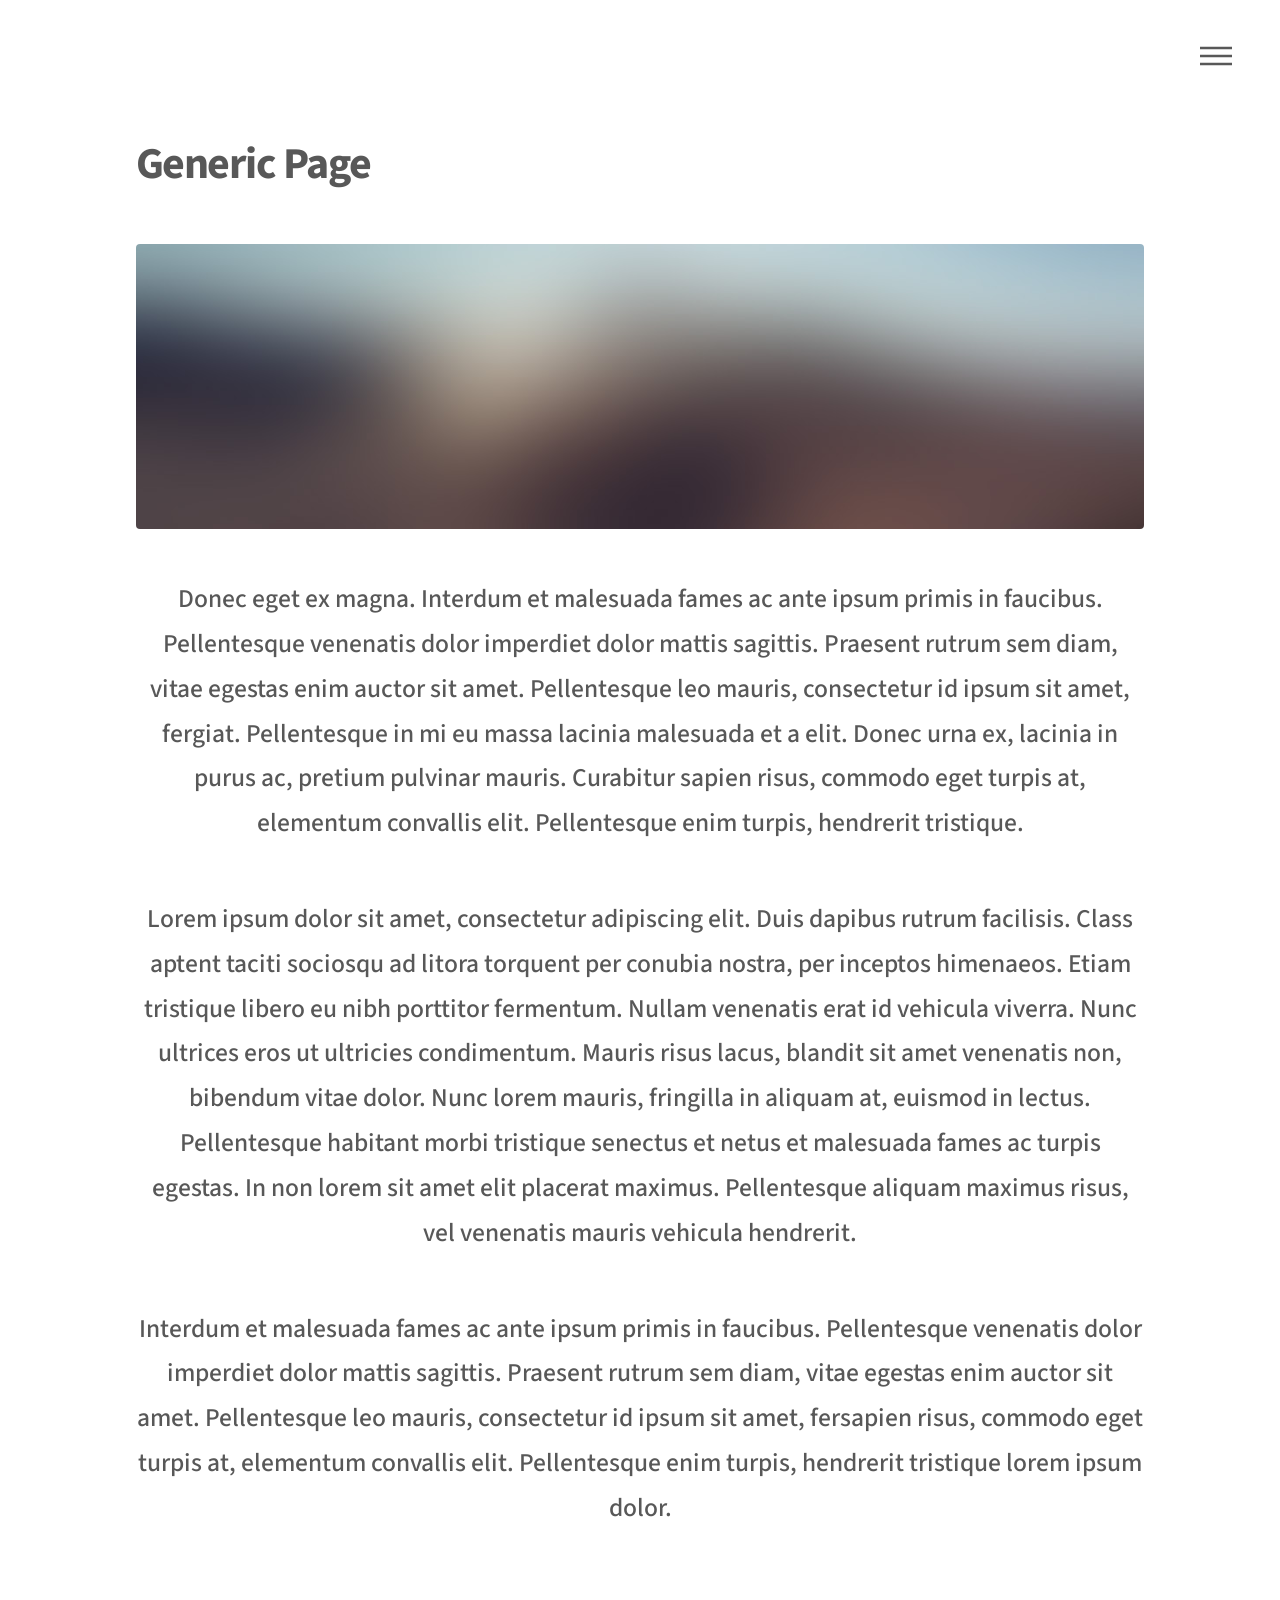
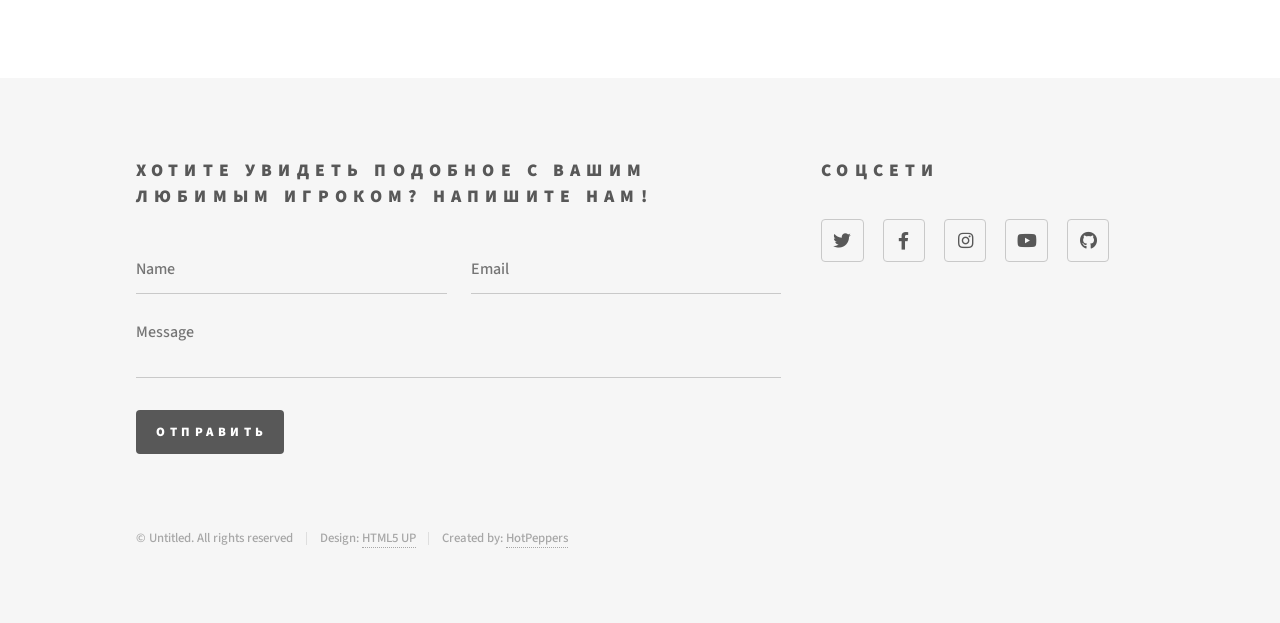
<file: generic.html>
<!DOCTYPE HTML>

<html>
	<head>
		<title>Ronaldo GOAT🐐</title><!--  ТУТ ПИСАТЬ ТОЖЕ ЧТО И В ЗАГОЛОВКЕ СТРАНИЦЫ  -->
		<meta charset="utf-8" />
		<meta name="viewport" content="width=device-width, initial-scale=1, user-scalable=no" />
		<link rel="stylesheet" href="assets/css/main.css" />
		<noscript><link rel="stylesheet" href="assets/css/noscript.css" /></noscript>
	</head>
	<body class="is-preload">
		<!-- Wrapper -->
			<div id="wrapper">

				<!-- Header -->
					<header id="header">
						<div class="inner">

							<!-- Logo -->
								<!--<a href="index.html" class="logo">
									<span class="symbol"><img src="images/logo.svg" alt="" /></span><span class="title">Phantom</span>
								</a>-->

							<!-- Nav -->
								<nav>
									<ul>
										<li><a href="#menu">меню</a></li>
									</ul>
								</nav>

						</div>
					</header>

				<!-- Menu -->
					<nav id="menu">
						<h2>меню</h2>
						<ul>
							<li><a href="index.html">Главная страница</a></li>
							<li><a href="developments.html">Наша команда</a></li>
							<li><a href="generic.html">Tempus etiam</a></li>
							<li><a href="generic.html">Consequat dolor</a></li>
							<!--<li><a href="elements.html">Elements</a></li>-->
						</ul>
					</nav>

				<!-- Main -->
					<div id="main">
						<div class="inner">
							<h1>Generic Page</h1>
							<span class="image main"><img src="images/pic13.jpg" alt="" /></span>
							<p>Donec eget ex magna. Interdum et malesuada fames ac ante ipsum primis in faucibus. Pellentesque venenatis dolor imperdiet dolor mattis sagittis. Praesent rutrum sem diam, vitae egestas enim auctor sit amet. Pellentesque leo mauris, consectetur id ipsum sit amet, fergiat. Pellentesque in mi eu massa lacinia malesuada et a elit. Donec urna ex, lacinia in purus ac, pretium pulvinar mauris. Curabitur sapien risus, commodo eget turpis at, elementum convallis elit. Pellentesque enim turpis, hendrerit tristique.</p>
							<p>Lorem ipsum dolor sit amet, consectetur adipiscing elit. Duis dapibus rutrum facilisis. Class aptent taciti sociosqu ad litora torquent per conubia nostra, per inceptos himenaeos. Etiam tristique libero eu nibh porttitor fermentum. Nullam venenatis erat id vehicula viverra. Nunc ultrices eros ut ultricies condimentum. Mauris risus lacus, blandit sit amet venenatis non, bibendum vitae dolor. Nunc lorem mauris, fringilla in aliquam at, euismod in lectus. Pellentesque habitant morbi tristique senectus et netus et malesuada fames ac turpis egestas. In non lorem sit amet elit placerat maximus. Pellentesque aliquam maximus risus, vel venenatis mauris vehicula hendrerit.</p>
							<p>Interdum et malesuada fames ac ante ipsum primis in faucibus. Pellentesque venenatis dolor imperdiet dolor mattis sagittis. Praesent rutrum sem diam, vitae egestas enim auctor sit amet. Pellentesque leo mauris, consectetur id ipsum sit amet, fersapien risus, commodo eget turpis at, elementum convallis elit. Pellentesque enim turpis, hendrerit tristique lorem ipsum dolor.</p>
						</div>
					</div>

				<!-- Footer -->
					<footer id="footer">
						<div class="inner">
							<section>
								<h2>Хотите увидеть подобное с вашим любимым игроком? Напишите нам!</h2>
								<form method="post" action="#">
									<div class="fields">
										<div class="field half">
											<input type="text" name="name" id="name" placeholder="Name" />
										</div>
										<div class="field half">
											<input type="email" name="email" id="email" placeholder="Email" />
										</div>
										<div class="field">
											<textarea name="message" id="message" placeholder="Message"></textarea>
										</div>
									</div>
									<ul class="actions">
										<li><a href="https://www.youtube.com/watch?v=dQw4w9WgXcQ" class="button primary">Отправить</a>
									</ul>
								</form>
							</section>
							<section>
								<h2>Соцсети</h2>
								<ul class="icons">
									<li><a href="https://www.facebook.com/Cristiano/" class="icon brands style2 fa-twitter"><span class="label">Twitter</span></a></li>
									<li><a href="https://www.facebook.com/Cristiano/" class="icon brands style2 fa-facebook-f"><span class="label">Facebook</span></a></li>
									<li><a href="https://www.instagram.com/cristiano/" class="icon brands style2 fa-instagram"><span class="label">Instagram</span></a></li>
									<li><a href="https://www.youtube.com/@cristiano" class="icon brands style2 fa-youtube"><span class="label">YouTube</span></a></li>
									<li><a href="https://www.youtube.com/watch?v=dQw4w9WgXcQ" class="icon brands style2 fa-github"><span class="label">GitHub</span></a></li>
								</ul>
							</section>
							<ul class="copyright">
								<li>&copy; Untitled. All rights reserved</li><li>Design: <a href="http://html5up.net">HTML5 UP</a></li><li>Created by: <a href="developments.html">HotPeppers</a></li>
							</ul>
						</div>
					</footer>

			</div>

		<!-- Scripts -->
			<script src="assets/js/jquery.min.js"></script>
			<script src="assets/js/browser.min.js"></script>
			<script src="assets/js/breakpoints.min.js"></script>
			<script src="assets/js/util.js"></script>
			<script src="assets/js/main.js"></script>

	</body>
</html>
</file>
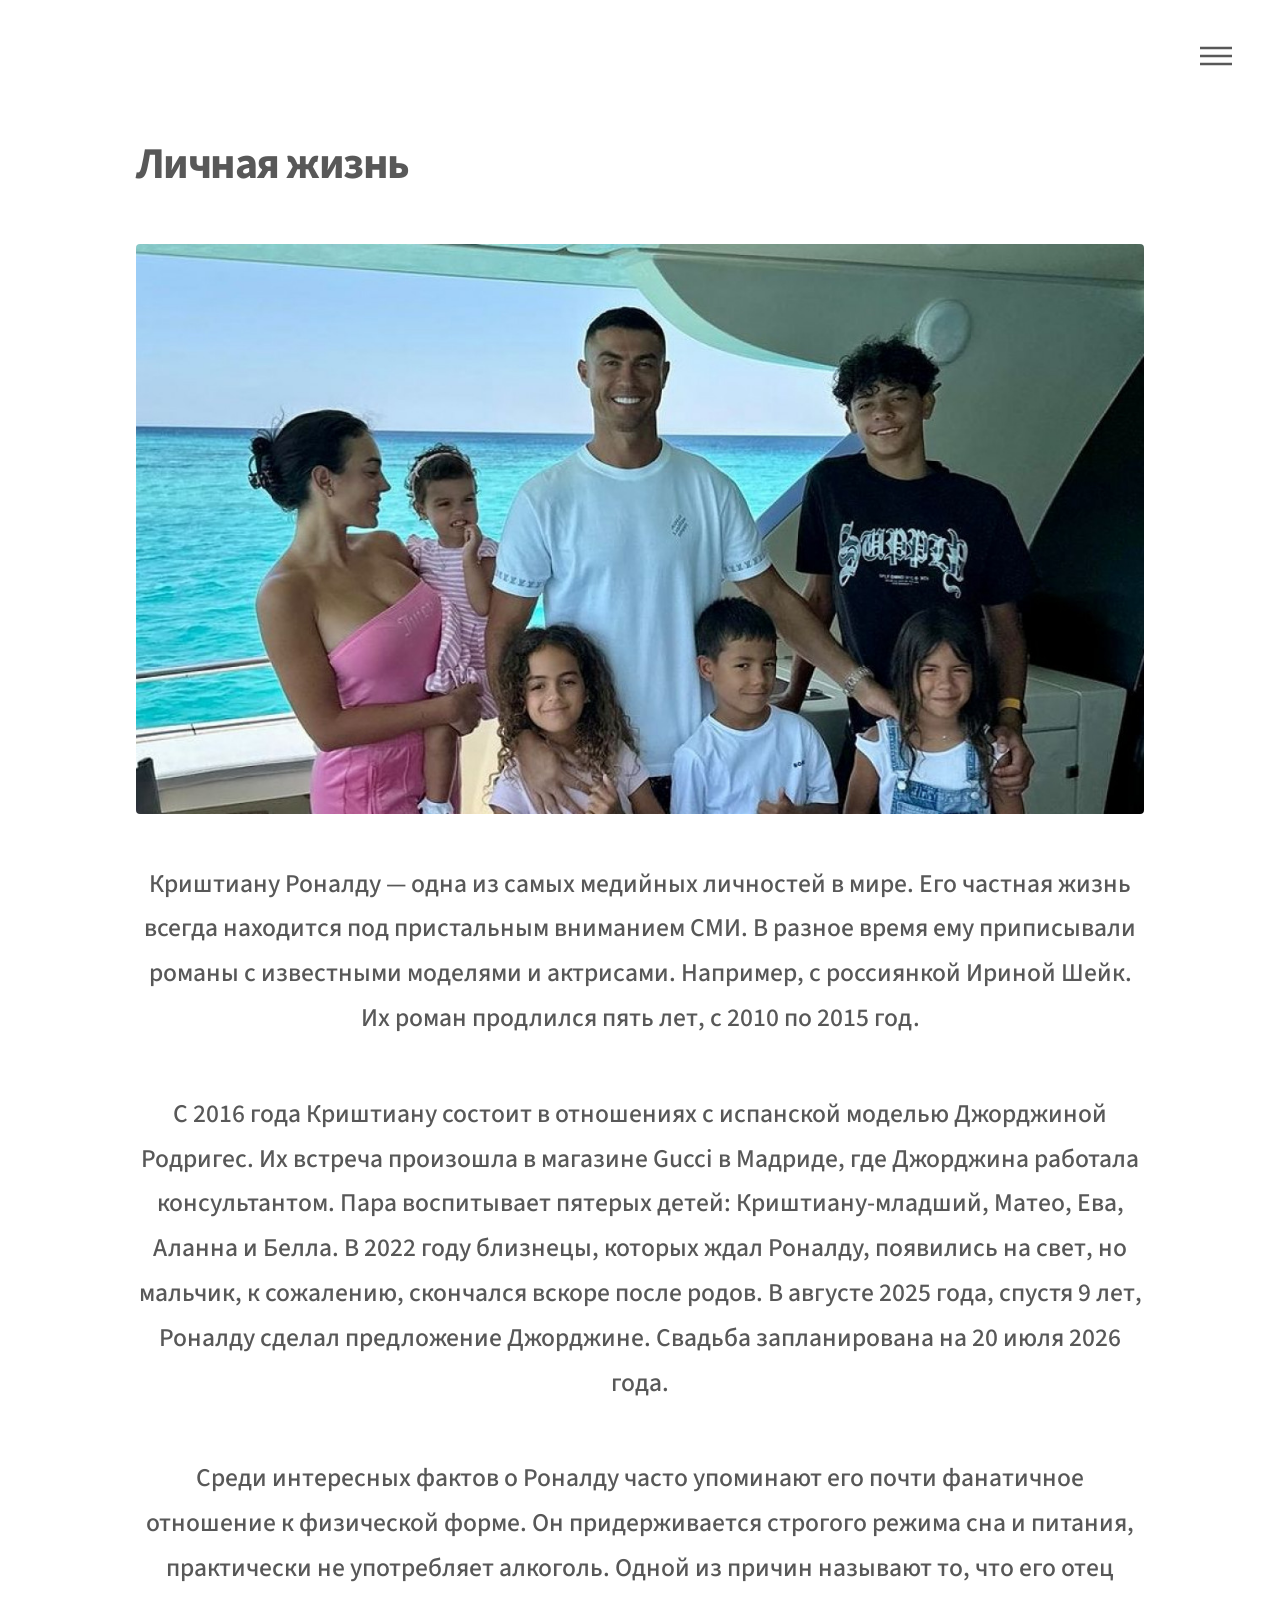
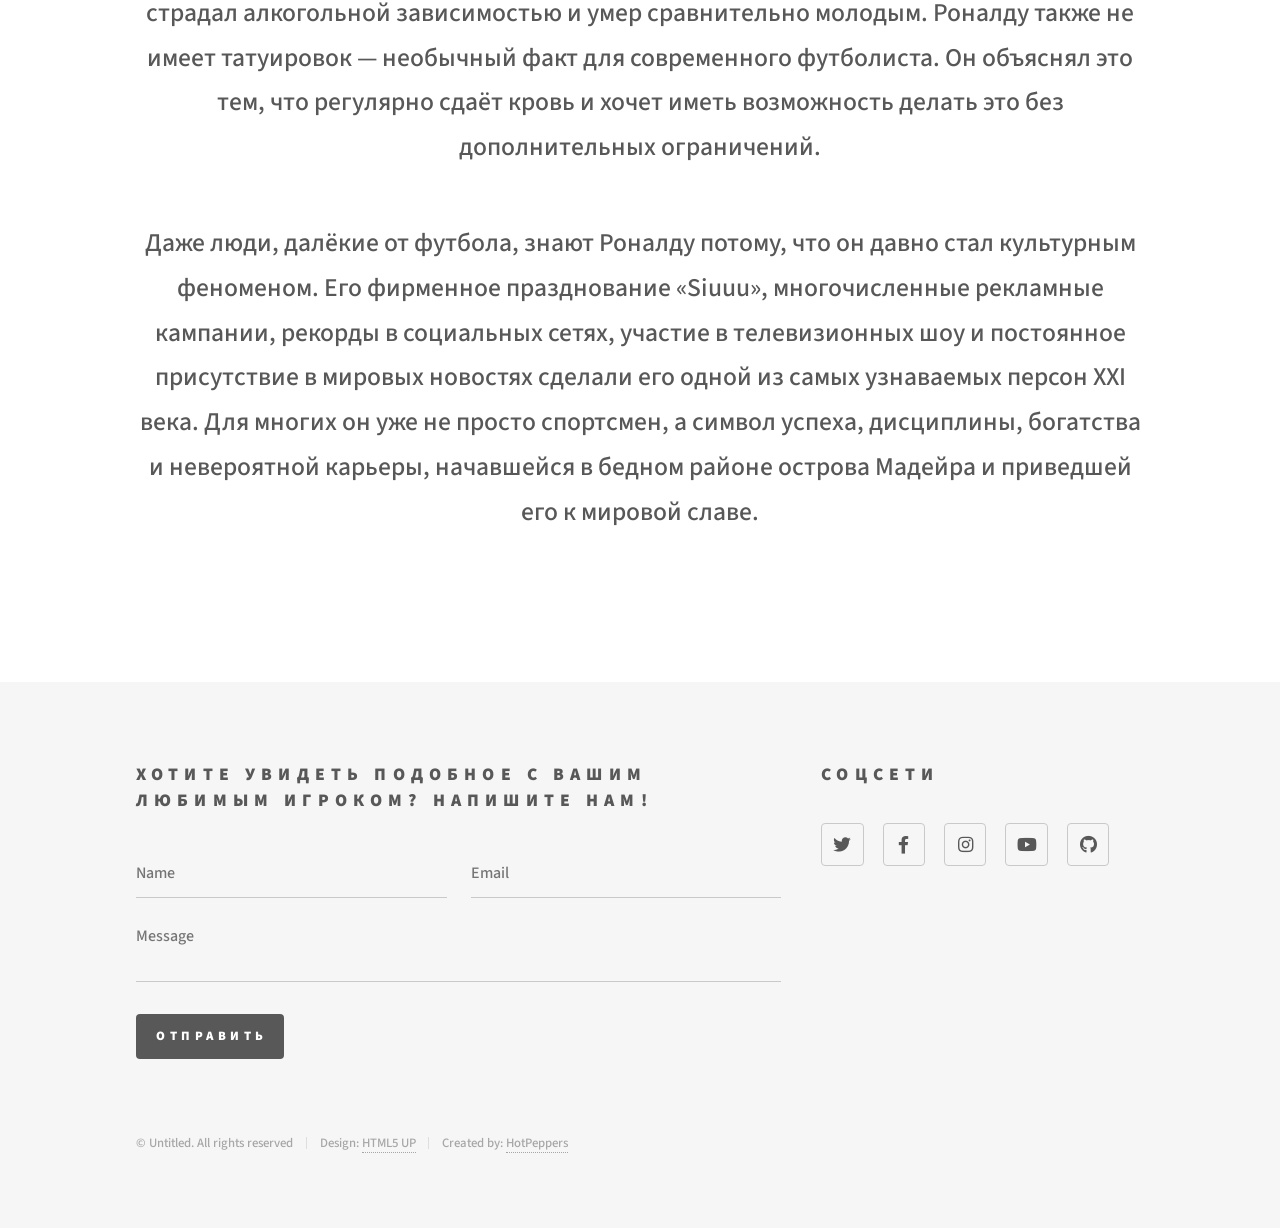
<file: generic2.html>
<!DOCTYPE HTML>

<html>
	<head>
		<title>Личная жизнь Криштиану Роналду</title><!--  ТУТ ПИСАТЬ ТОЖЕ ЧТО И В ЗАГОЛОВКЕ СТРАНИЦЫ  -->
		<meta charset="utf-8" />
		<meta name="viewport" content="width=device-width, initial-scale=1, user-scalable=no" />
		<link rel="stylesheet" href="assets/css/main.css" />
		<noscript><link rel="stylesheet" href="assets/css/noscript.css" /></noscript>
	</head>
	<body class="is-preload">
		<!-- Wrapper -->
			<div id="wrapper">

				<!-- Header -->
					<header id="header">
						<div class="inner">

							<!-- Logo -->
								<!--<a href="index.html" class="logo">
									<span class="symbol"><img src="images/logo.svg" alt="" /></span><span class="title">Phantom</span>
								</a>-->

							<!-- Nav -->
								<nav>
									<ul>
										<li><a href="#menu">меню</a></li>
									</ul>
								</nav>

						</div>
					</header>

				<!-- Menu -->
					<nav id="menu">
						<h2>меню</h2>
						<ul>
							<li><a href="index.html">Главная страница</a></li>
							<li><a href="developments.html">Наша команда</a></li>
							<li><a href="generic.html">Tempus etiam</a></li>
							<li><a href="generic.html">Consequat dolor</a></li>
							<!--<li><a href="elements.html">Elements</a></li>-->
						</ul>
					</nav>

				<!-- Main -->
					<div id="main">
						<div class="inner">
							<h1>Личная жизнь</h1>
							<span class="image main"><img src="images/pic17.jpg" alt="" /></span>
							<p>Криштиану Роналду — одна из самых медийных личностей в мире. Его частная жизнь всегда находится под пристальным вниманием СМИ. В разное время ему приписывали романы с известными моделями и актрисами. Например, с россиянкой Ириной Шейк. Их роман продлился пять лет, с 2010 по 2015 год.</p>
							<p>С 2016 года Криштиану состоит в отношениях с испанской моделью Джорджиной Родригес. Их встреча произошла в магазине Gucci в Мадриде, где Джорджина работала консультантом. Пара воспитывает пятерых детей: Криштиану-младший, Матео, Ева, Аланна и Белла. В 2022 году близнецы, которых ждал Роналду, появились на свет, но мальчик, к сожалению, скончался вскоре после родов. В августе 2025 года, спустя 9 лет, Роналду сделал предложение Джорджине. Свадьба запланирована на 20 июля 2026 года.</p>
							<p>Среди интересных фактов о Роналду часто упоминают его почти фанатичное отношение к физической форме. Он придерживается строгого режима сна и питания, практически не употребляет алкоголь. Одной из причин называют то, что его отец страдал алкогольной зависимостью и умер сравнительно молодым. Роналду также не имеет татуировок — необычный факт для современного футболиста. Он объяснял это тем, что регулярно сдаёт кровь и хочет иметь возможность делать это без дополнительных ограничений.</p>
							<p>Даже люди, далёкие от футбола, знают Роналду потому, что он давно стал культурным феноменом. Его фирменное празднование «Siuuu», многочисленные рекламные кампании, рекорды в социальных сетях, участие в телевизионных шоу и постоянное присутствие в мировых новостях сделали его одной из самых узнаваемых персон XXI века. Для многих он уже не просто спортсмен, а символ успеха, дисциплины, богатства и невероятной карьеры, начавшейся в бедном районе острова Мадейра и приведшей его к мировой славе.</p>
						</div>
					</div>

				<!-- Footer -->
					<footer id="footer">
						<div class="inner">
							<section>
								<h2>Хотите увидеть подобное с вашим любимым игроком? Напишите нам!</h2>
								<form method="post" action="#">
									<div class="fields">
										<div class="field half">
											<input type="text" name="name" id="name" placeholder="Name" />
										</div>
										<div class="field half">
											<input type="email" name="email" id="email" placeholder="Email" />
										</div>
										<div class="field">
											<textarea name="message" id="message" placeholder="Message"></textarea>
										</div>
									</div>
									<ul class="actions">
										<li><a href="https://www.youtube.com/watch?v=dQw4w9WgXcQ" class="button primary">Отправить</a>
									</ul>
								</form>
							</section>
							<section>
								<h2>Соцсети</h2>
								<ul class="icons">
									<li><a href="https://www.facebook.com/Cristiano/" class="icon brands style2 fa-twitter"><span class="label">Twitter</span></a></li>
									<li><a href="https://www.facebook.com/Cristiano/" class="icon brands style2 fa-facebook-f"><span class="label">Facebook</span></a></li>
									<li><a href="https://www.instagram.com/cristiano/" class="icon brands style2 fa-instagram"><span class="label">Instagram</span></a></li>
									<li><a href="https://www.youtube.com/@cristiano" class="icon brands style2 fa-youtube"><span class="label">YouTube</span></a></li>
									<li><a href="https://www.youtube.com/watch?v=dQw4w9WgXcQ" class="icon brands style2 fa-github"><span class="label">GitHub</span></a></li>
								</ul>
							</section>
							<ul class="copyright">
								<li>&copy; Untitled. All rights reserved</li><li>Design: <a href="http://html5up.net">HTML5 UP</a></li><li>Created by: <a href="developments.html">HotPeppers</a></li>
							</ul>
						</div>
					</footer>

			</div>

		<!-- Scripts -->
			<script src="assets/js/jquery.min.js"></script>
			<script src="assets/js/browser.min.js"></script>
			<script src="assets/js/breakpoints.min.js"></script>
			<script src="assets/js/util.js"></script>
			<script src="assets/js/main.js"></script>

	</body>
</html>
</file>
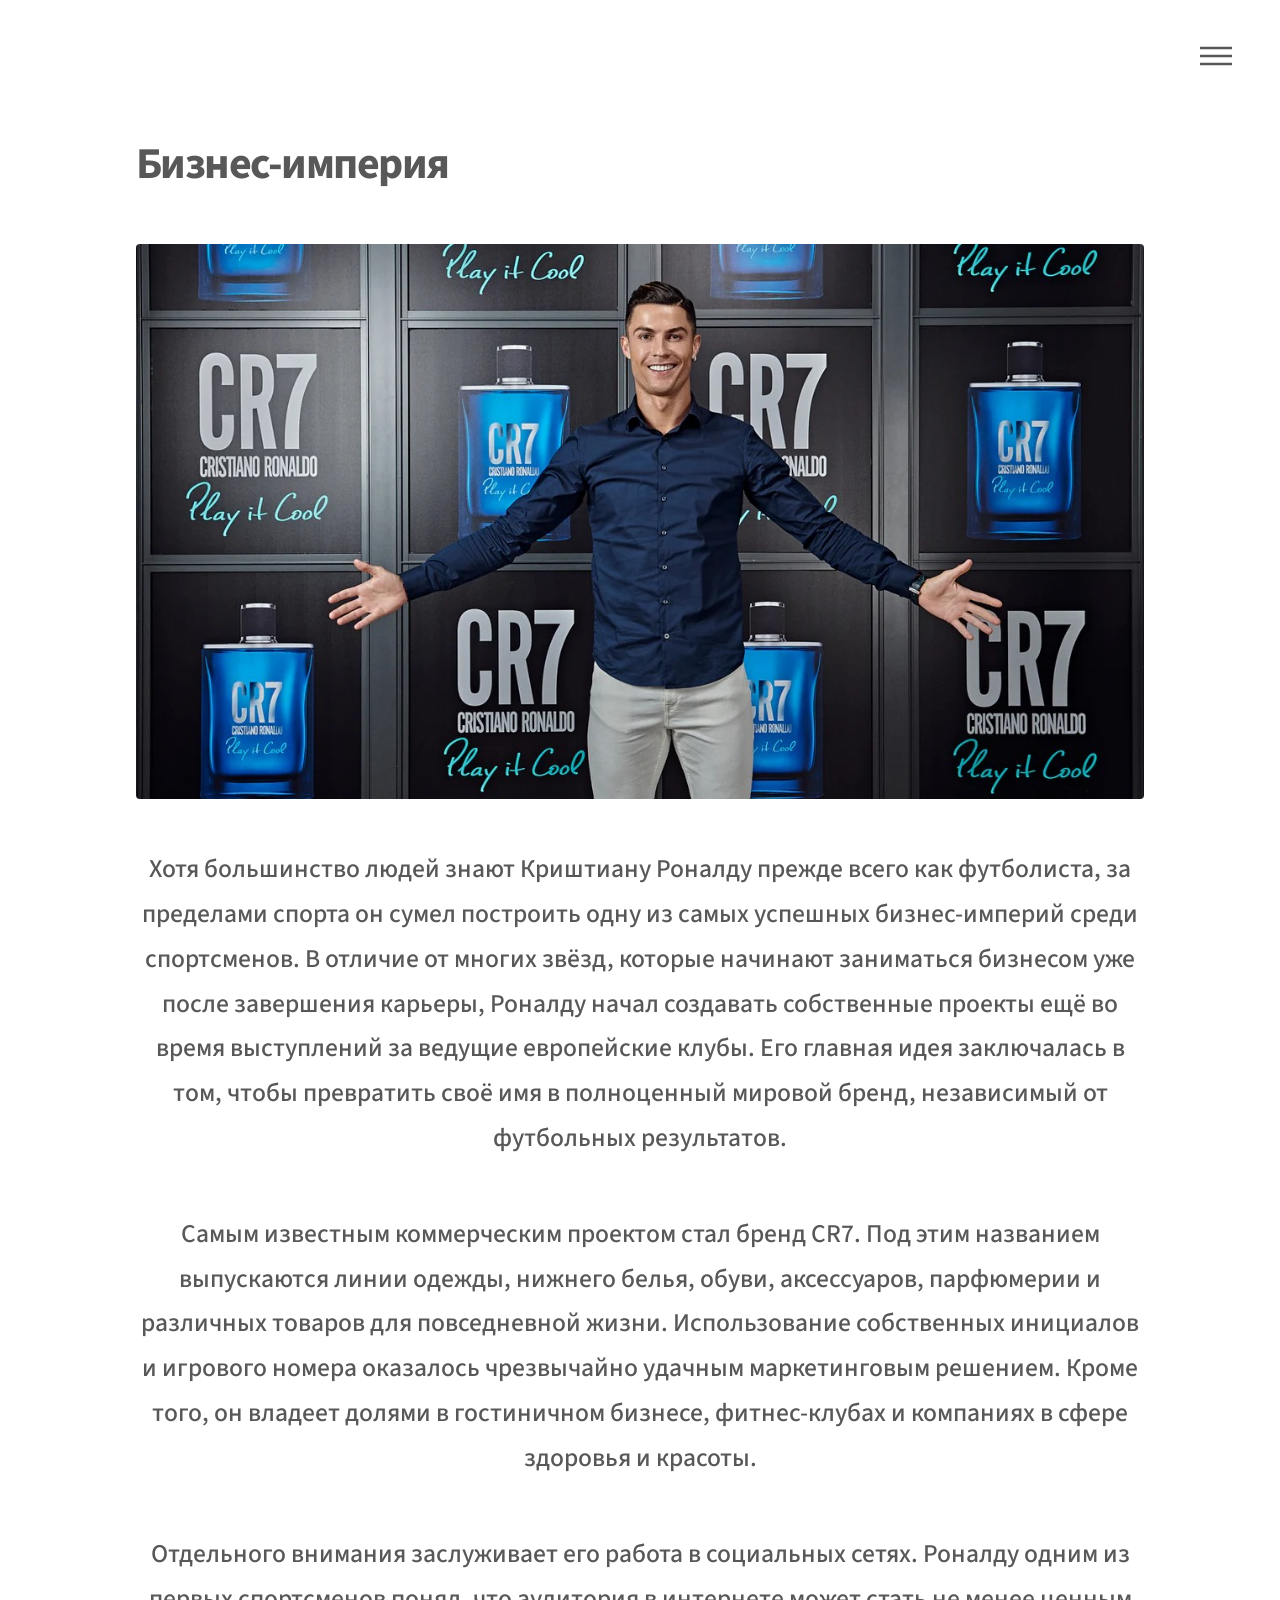
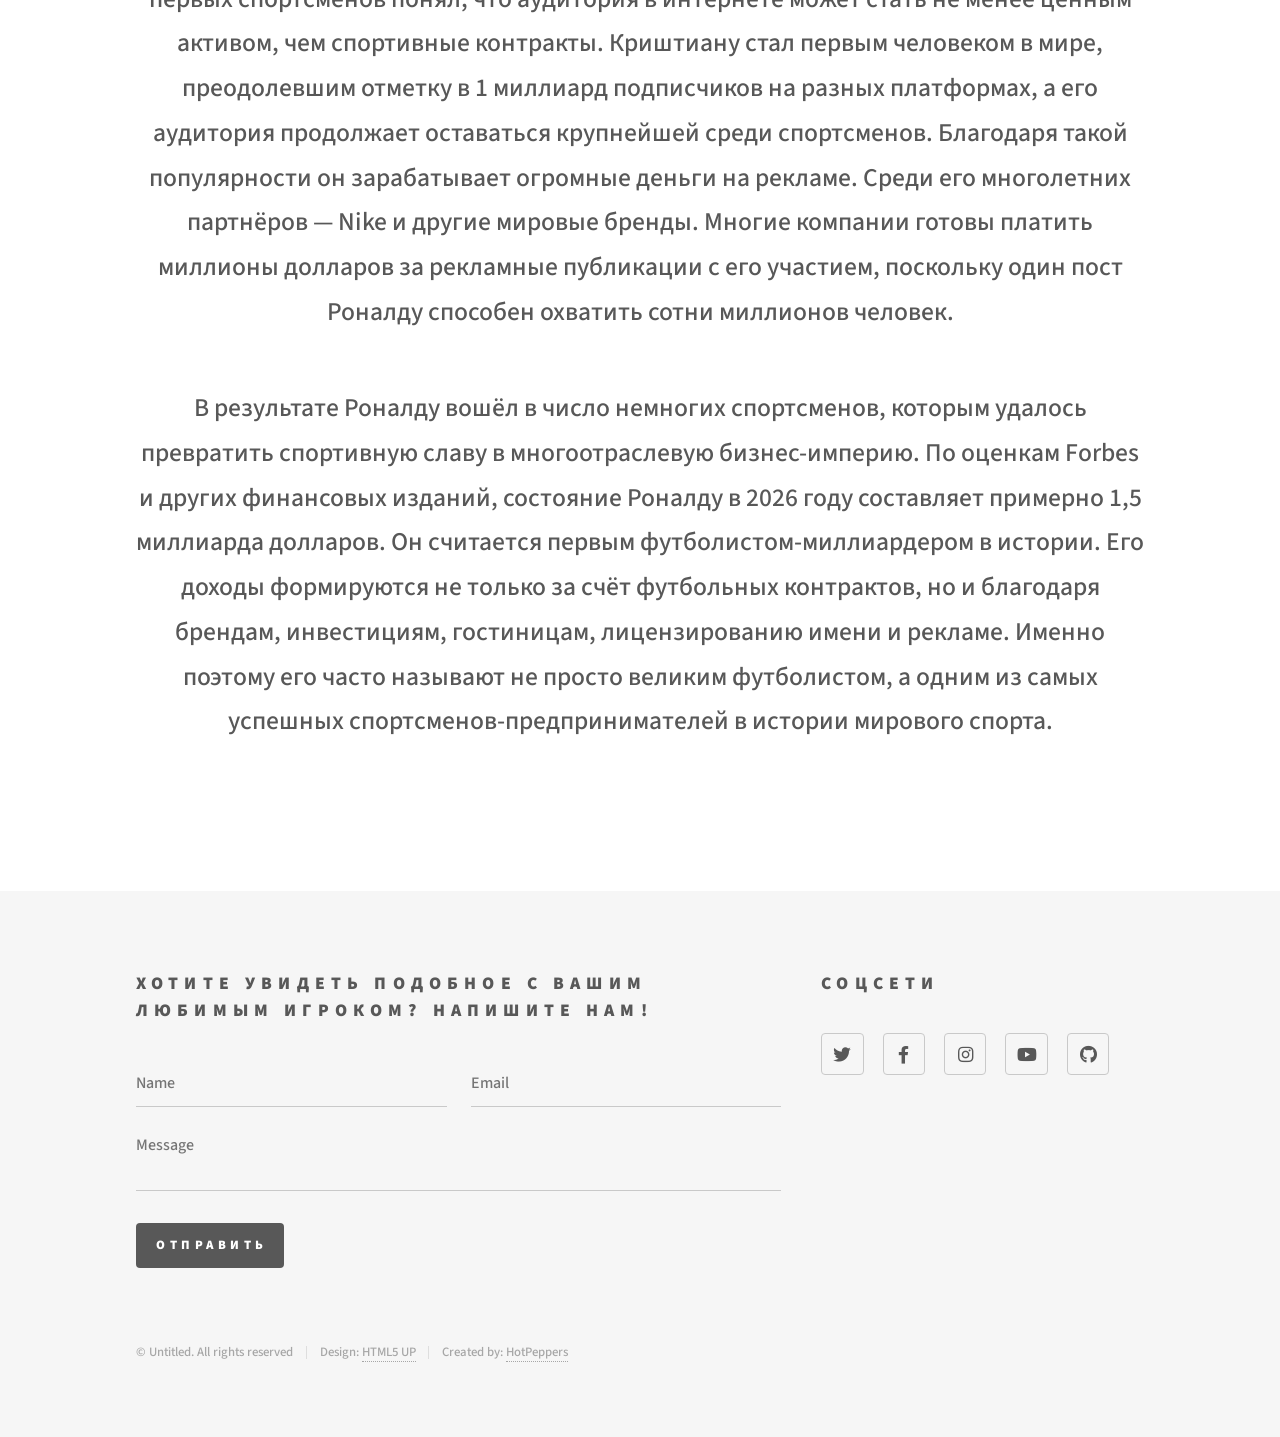
<file: generic3.html>
<!DOCTYPE HTML>

<html>
	<head>
		<title>Бизнес-империя CR7</title><!--  ТУТ ПИСАТЬ ТОЖЕ ЧТО И В ЗАГОЛОВКЕ СТРАНИЦЫ  -->
		<meta charset="utf-8" />
		<meta name="viewport" content="width=device-width, initial-scale=1, user-scalable=no" />
		<link rel="stylesheet" href="assets/css/main.css" />
		<noscript><link rel="stylesheet" href="assets/css/noscript.css" /></noscript>
	</head>
	<body class="is-preload">
		<!-- Wrapper -->
			<div id="wrapper">

				<!-- Header -->
					<header id="header">
						<div class="inner">

							<!-- Logo -->
								<!--<a href="index.html" class="logo">
									<span class="symbol"><img src="images/logo.svg" alt="" /></span><span class="title">Phantom</span>
								</a>-->

							<!-- Nav -->
								<nav>
									<ul>
										<li><a href="#menu">меню</a></li>
									</ul>
								</nav>

						</div>
					</header>

				<!-- Menu -->
					<nav id="menu">
						<h2>меню</h2>
						<ul>
							<li><a href="index.html">Главная страница</a></li>
							<li><a href="developments.html">Наша команда</a></li>
							<li><a href="generic.html">Tempus etiam</a></li>
							<li><a href="generic.html">Consequat dolor</a></li>
							<!--<li><a href="elements.html">Elements</a></li>-->
						</ul>
					</nav>

				<!-- Main -->
					<div id="main">
						<div class="inner">
							<h1>Бизнес-империя</h1>
							<span class="image main"><img src="images/pic18.jpeg" alt="" /></span>
							<p>Хотя большинство людей знают Криштиану Роналду прежде всего как футболиста, за пределами спорта он сумел построить одну из самых успешных бизнес-империй среди спортсменов. В отличие от многих звёзд, которые начинают заниматься бизнесом уже после завершения карьеры, Роналду начал создавать собственные проекты ещё во время выступлений за ведущие европейские клубы. Его главная идея заключалась в том, чтобы превратить своё имя в полноценный мировой бренд, независимый от футбольных результатов.</p>
							<p>Самым известным коммерческим проектом стал бренд CR7. Под этим названием выпускаются линии одежды, нижнего белья, обуви, аксессуаров, парфюмерии и различных товаров для повседневной жизни. Использование собственных инициалов и игрового номера оказалось чрезвычайно удачным маркетинговым решением. Кроме того, он владеет долями в гостиничном бизнесе, фитнес-клубах и компаниях в сфере здоровья и красоты.</p>
							<p>Отдельного внимания заслуживает его работа в социальных сетях. Роналду одним из первых спортсменов понял, что аудитория в интернете может стать не менее ценным активом, чем спортивные контракты. Криштиану стал первым человеком в мире, преодолевшим отметку в 1 миллиард подписчиков на разных платформах, а его аудитория продолжает оставаться крупнейшей среди спортсменов. Благодаря такой популярности он зарабатывает огромные деньги на рекламе. Среди его многолетних партнёров — Nike и другие мировые бренды. Многие компании готовы платить миллионы долларов за рекламные публикации с его участием, поскольку один пост Роналду способен охватить сотни миллионов человек.</p>
							<p>В результате Роналду вошёл в число немногих спортсменов, которым удалось превратить спортивную славу в многоотраслевую бизнес-империю. По оценкам Forbes и других финансовых изданий, состояние Роналду в 2026 году составляет примерно 1,5 миллиарда долларов. Он считается первым футболистом-миллиардером в истории. Его доходы формируются не только за счёт футбольных контрактов, но и благодаря брендам, инвестициям, гостиницам, лицензированию имени и рекламе. Именно поэтому его часто называют не просто великим футболистом, а одним из самых успешных спортсменов-предпринимателей в истории мирового спорта.</p>
						</div>
					</div>

				<!-- Footer -->
					<footer id="footer">
						<div class="inner">
							<section>
								<h2>Хотите увидеть подобное с вашим любимым игроком? Напишите нам!</h2>
								<form method="post" action="#">
									<div class="fields">
										<div class="field half">
											<input type="text" name="name" id="name" placeholder="Name" />
										</div>
										<div class="field half">
											<input type="email" name="email" id="email" placeholder="Email" />
										</div>
										<div class="field">
											<textarea name="message" id="message" placeholder="Message"></textarea>
										</div>
									</div>
									<ul class="actions">
										<li><a href="https://www.youtube.com/watch?v=dQw4w9WgXcQ" class="button primary">Отправить</a>
									</ul>
								</form>
							</section>
							<section>
								<h2>Соцсети</h2>
								<ul class="icons">
									<li><a href="https://www.facebook.com/Cristiano/" class="icon brands style2 fa-twitter"><span class="label">Twitter</span></a></li>
									<li><a href="https://www.facebook.com/Cristiano/" class="icon brands style2 fa-facebook-f"><span class="label">Facebook</span></a></li>
									<li><a href="https://www.instagram.com/cristiano/" class="icon brands style2 fa-instagram"><span class="label">Instagram</span></a></li>
									<li><a href="https://www.youtube.com/@cristiano" class="icon brands style2 fa-youtube"><span class="label">YouTube</span></a></li>
									<li><a href="https://www.youtube.com/watch?v=dQw4w9WgXcQ" class="icon brands style2 fa-github"><span class="label">GitHub</span></a></li>
								</ul>
							</section>
							<ul class="copyright">
								<li>&copy; Untitled. All rights reserved</li><li>Design: <a href="http://html5up.net">HTML5 UP</a></li><li>Created by: <a href="developments.html">HotPeppers</a></li>
							</ul>
						</div>
					</footer>

			</div>

		<!-- Scripts -->
			<script src="assets/js/jquery.min.js"></script>
			<script src="assets/js/browser.min.js"></script>
			<script src="assets/js/breakpoints.min.js"></script>
			<script src="assets/js/util.js"></script>
			<script src="assets/js/main.js"></script>

	</body>
</html>
</file>
<file: assets/css/noscript.css>
/*
	Phantom by HTML5 UP
	html5up.net | @ajlkn
	Free for personal and commercial use under the CCA 3.0 license (html5up.net/license)
*/

/* Tiles */

	body.is-preload .tiles article {
		-moz-transform: none;
		-webkit-transform: none;
		-ms-transform: none;
		transform: none;
		opacity: 1;
	}
</file>
<file: assets/css/main.css>
@import url(fontawesome-all.min.css);
@import url("https://fonts.googleapis.com/css?family=Source+Sans+Pro:300,700,900");


html, body, div, span, applet, object,
iframe, h1, h2, h3, h4, h5, h6, p, blockquote,
pre, a, abbr, acronym, address, big, cite,
code, del, dfn, em, img, ins, kbd, q, s, samp,
small, strike, strong, sub, sup, tt, var, b,
u, i, center, dl, dt, dd, ol, ul, li, fieldset,
form, label, legend, table, caption, tbody,
tfoot, thead, tr, th, td, article, aside,
canvas, details, embed, figure, figcaption,
footer, header, hgroup, menu, nav, output, ruby,
section, summary, time, mark, audio, video {
	margin: 0;
	padding: 0;
	border: 0;
	font-size: 100%;
	font: inherit;
	vertical-align: baseline;}

article, aside, details, figcaption, figure,
footer, header, hgroup, menu, nav, section {
	display: block;}


body {
	line-height: 1;
}

ol, ul {
	list-style: none;
}

blockquote, q {
	quotes: none;
}

	blockquote:before, blockquote:after, q:before, q:after {
		content: '';
		content: none;
	}

table {
	border-collapse: collapse;
	border-spacing: 0;
}

body {
	-webkit-text-size-adjust: none;
}

mark {
	background-color: transparent;
	color: inherit;
}

input::-moz-focus-inner {
	border: 0;
	padding: 0;
}

input, select, textarea {
	-moz-appearance: none;
	-webkit-appearance: none;
	-ms-appearance: none;
	appearance: none;
}

/* Basic */

	@-ms-viewport {
		width: device-width;
	}

	body {
		-ms-overflow-style: scrollbar;
	}

	@media screen and (max-width: 480px) {

		html, body {
			min-width: 320px;
		}

	}

	html {
		box-sizing: border-box;
	}

	*, *:before, *:after {
		box-sizing: inherit;
	}

	body {
		background: #ffffff;
	}

		body.is-preload *, body.is-preload *:before, body.is-preload *:after {
			-moz-animation: none !important;
			-webkit-animation: none !important;
			-ms-animation: none !important;
			animation: none !important;
			-moz-transition: none !important;
			-webkit-transition: none !important;
			-ms-transition: none !important;
			transition: none !important;
		}

/* Type */

	body, input, select, textarea {
		color: #585858;
		font-family: "Source Sans Pro", Helvetica, sans-serif;
		font-size: 16pt;
		font-weight: 500;
		line-height: 1.75;
	}

		@media screen and (max-width: 1680px) {

			body, input, select, textarea {
				font-size: 14pt;
			}

		}

		@media screen and (max-width: 1280px) {

			body, input, select, textarea {
				font-size: 12pt;
			}

		}

	a {
		-moz-transition: border-bottom-color 0.2s ease, color 0.2s ease;
		-webkit-transition: border-bottom-color 0.2s ease, color 0.2s ease;
		-ms-transition: border-bottom-color 0.2s ease, color 0.2s ease;
		transition: border-bottom-color 0.2s ease, color 0.2s ease;
		text-decoration: none;
		color: #585858;
		border-bottom: dotted 1px rgba(88, 88, 88, 0.5);
	}

		a:hover {
			border-bottom-color: transparent;
			color: #f2849e !important;
		}

	strong, b {
		font-weight: 900;
	}

	em, i {
		font-style: italic;
	}

	p {
		margin: 0 0 2em 0;
		font-size: 1.6em;
		text-align:center;
	}

	h1 {
		font-size: 2.75em;
		font-weight: 700;
		line-height: 1.6;
		margin: 0 0 1em 0;
		letter-spacing: -0.035em;
	}

		h1 a {
			color: inherit;
		}

		@media screen and (max-width: 736px) {

			h1 {
				font-size: 2em;
				margin: 0 0 1em 0;
			}

		}

		@media screen and (max-width: 360px) {

			h1 {
				font-size: 1.75em;
			}

		}

	h2, h3, h4, h5, h6 {
		font-weight: 900;
		line-height: 1.5;
		margin: 0 0 2em 0;
		text-transform: uppercase;
		letter-spacing: 0.35em;
	}

		h2 a, h3 a, h4 a, h5 a, h6 a {
			color: inherit;
		}

	h2 {
		font-size: 1.1em;
	}

	h3 {
		font-size: 1em;
	}

	h4 {
		font-size: 0.8em;
	}

	h5 {
		font-size: 0.8em;
	}

	h6 {
		font-size: 0.8em;
	}

	@media screen and (max-width: 980px) {

		h1 br, h2 br, h3 br, h4 br, h5 br, h6 br {
			display: none;
		}

	}

	@media screen and (max-width: 736px) {

		h2 {
			font-size: 1em;
		}

		h3 {
			font-size: 0.8em;
		}

	}

	sub {
		font-size: 0.8em;
		position: relative;
		top: 0.5em;
	}

	sup {
		font-size: 0.8em;
		position: relative;
		top: -0.5em;
	}

	blockquote {
		border-left: solid 4px #c9c9c9;
		font-style: italic;
		margin: 0 0 2em 0;
		padding: 0.5em 0 0.5em 2em;
	}

	code {
		background: rgba(144, 144, 144, 0.075);
		border-radius: 4px;
		border: solid 1px #c9c9c9;
		font-family: "Courier New", monospace;
		font-size: 0.9em;
		margin: 0 0.25em;
		padding: 0.25em 0.65em;
	}

	pre {
		-webkit-overflow-scrolling: touch;
		font-family: "Courier New", monospace;
		font-size: 0.9em;
		margin: 0 0 2em 0;
	}

		pre code {
			display: block;
			line-height: 1.75;
			padding: 1em 1.5em;
			overflow-x: auto;
		}

	hr {
		border: 0;
		border-bottom: solid 1px #c9c9c9;
		margin: 2em 0;
	}

		hr.major {
			margin: 3em 0;
		}

	.align-left {
		text-align: left;
	}

	.align-center {
		text-align: center;
	}

	.align-right {
		text-align: right;
	}

/* Row */

	.row {
		display: flex;
		flex-wrap: wrap;
		box-sizing: border-box;
		align-items: stretch;
	}

		.row > * {
			box-sizing: border-box;
		}

		.row.gtr-uniform > * > :last-child {
			margin-bottom: 0;
		}

		.row.aln-left {
			justify-content: flex-start;
		}

		.row.aln-center {
			justify-content: center;
		}

		.row.aln-right {
			justify-content: flex-end;
		}

		.row.aln-top {
			align-items: flex-start;
		}

		.row.aln-middle {
			align-items: center;
		}

		.row.aln-bottom {
			align-items: flex-end;
		}

		.row > .imp {
			order: -1;
		}

		.row > .col-1 {
			width: 8.33333%;
		}

		.row > .off-1 {
			margin-left: 8.33333%;
		}

		.row > .col-2 {
			width: 16.66667%;
		}

		.row > .off-2 {
			margin-left: 16.66667%;
		}

		.row > .col-3 {
			width: 25%;
		}

		.row > .off-3 {
			margin-left: 25%;
		}

		.row > .col-4 {
			width: 33.33333%;
		}

		.row > .off-4 {
			margin-left: 33.33333%;
		}

		.row > .col-5 {
			width: 41.66667%;
		}

		.row > .off-5 {
			margin-left: 41.66667%;
		}

		.row > .col-6 {
			width: 50%;
		}

		.row > .off-6 {
			margin-left: 50%;
		}

		.row > .col-7 {
			width: 58.33333%;
		}

		.row > .off-7 {
			margin-left: 58.33333%;
		}

		.row > .col-8 {
			width: 66.66667%;
		}

		.row > .off-8 {
			margin-left: 66.66667%;
		}

		.row > .col-9 {
			width: 75%;
		}

		.row > .off-9 {
			margin-left: 75%;
		}

		.row > .col-10 {
			width: 83.33333%;
		}

		.row > .off-10 {
			margin-left: 83.33333%;
		}

		.row > .col-11 {
			width: 91.66667%;
		}

		.row > .off-11 {
			margin-left: 91.66667%;
		}

		.row > .col-12 {
			width: 100%;
		}

		.row > .off-12 {
			margin-left: 100%;
		}

		.row.gtr-0 {
			margin-top: 0;
			margin-left: 0em;
		}

			.row.gtr-0 > * {
				padding: 0 0 0 0em;
			}

			.row.gtr-0.gtr-uniform {
				margin-top: 0em;
			}

				.row.gtr-0.gtr-uniform > * {
					padding-top: 0em;
				}

		.row.gtr-25 {
			margin-top: 0;
			margin-left: -0.5em;
		}

			.row.gtr-25 > * {
				padding: 0 0 0 0.5em;
			}

			.row.gtr-25.gtr-uniform {
				margin-top: -0.5em;
			}

				.row.gtr-25.gtr-uniform > * {
					padding-top: 0.5em;
				}

		.row.gtr-50 {
			margin-top: 0;
			margin-left: -1em;
		}

			.row.gtr-50 > * {
				padding: 0 0 0 1em;
			}

			.row.gtr-50.gtr-uniform {
				margin-top: -1em;
			}

				.row.gtr-50.gtr-uniform > * {
					padding-top: 1em;
				}

		.row {
			margin-top: 0;
			margin-left: -2em;
		}

			.row > * {
				padding: 0 0 0 2em;
			}

			.row.gtr-uniform {
				margin-top: -2em;
			}

				.row.gtr-uniform > * {
					padding-top: 2em;
				}

		.row.gtr-150 {
			margin-top: 0;
			margin-left: -3em;
		}

			.row.gtr-150 > * {
				padding: 0 0 0 3em;
			}

			.row.gtr-150.gtr-uniform {
				margin-top: -3em;
			}

				.row.gtr-150.gtr-uniform > * {
					padding-top: 3em;
				}

		.row.gtr-200 {
			margin-top: 0;
			margin-left: -4em;
		}

			.row.gtr-200 > * {
				padding: 0 0 0 4em;
			}

			.row.gtr-200.gtr-uniform {
				margin-top: -4em;
			}

				.row.gtr-200.gtr-uniform > * {
					padding-top: 4em;
				}

		@media screen and (max-width: 1680px) {

			.row {
				display: flex;
				flex-wrap: wrap;
				box-sizing: border-box;
				align-items: stretch;
			}

				.row > * {
					box-sizing: border-box;
				}

				.row.gtr-uniform > * > :last-child {
					margin-bottom: 0;
				}

				.row.aln-left {
					justify-content: flex-start;
				}

				.row.aln-center {
					justify-content: center;
				}

				.row.aln-right {
					justify-content: flex-end;
				}

				.row.aln-top {
					align-items: flex-start;
				}

				.row.aln-middle {
					align-items: center;
				}

				.row.aln-bottom {
					align-items: flex-end;
				}

				.row > .imp-xlarge {
					order: -1;
				}

				.row > .col-1-xlarge {
					width: 8.33333%;
				}

				.row > .off-1-xlarge {
					margin-left: 8.33333%;
				}

				.row > .col-2-xlarge {
					width: 16.66667%;
				}

				.row > .off-2-xlarge {
					margin-left: 16.66667%;
				}

				.row > .col-3-xlarge {
					width: 25%;
				}

				.row > .off-3-xlarge {
					margin-left: 25%;
				}

				.row > .col-4-xlarge {
					width: 33.33333%;
				}

				.row > .off-4-xlarge {
					margin-left: 33.33333%;
				}

				.row > .col-5-xlarge {
					width: 41.66667%;
				}

				.row > .off-5-xlarge {
					margin-left: 41.66667%;
				}

				.row > .col-6-xlarge {
					width: 50%;
				}

				.row > .off-6-xlarge {
					margin-left: 50%;
				}

				.row > .col-7-xlarge {
					width: 58.33333%;
				}

				.row > .off-7-xlarge {
					margin-left: 58.33333%;
				}

				.row > .col-8-xlarge {
					width: 66.66667%;
				}

				.row > .off-8-xlarge {
					margin-left: 66.66667%;
				}

				.row > .col-9-xlarge {
					width: 75%;
				}

				.row > .off-9-xlarge {
					margin-left: 75%;
				}

				.row > .col-10-xlarge {
					width: 83.33333%;
				}

				.row > .off-10-xlarge {
					margin-left: 83.33333%;
				}

				.row > .col-11-xlarge {
					width: 91.66667%;
				}

				.row > .off-11-xlarge {
					margin-left: 91.66667%;
				}

				.row > .col-12-xlarge {
					width: 100%;
				}

				.row > .off-12-xlarge {
					margin-left: 100%;
				}

				.row.gtr-0 {
					margin-top: 0;
					margin-left: 0em;
				}

					.row.gtr-0 > * {
						padding: 0 0 0 0em;
					}

					.row.gtr-0.gtr-uniform {
						margin-top: 0em;
					}

						.row.gtr-0.gtr-uniform > * {
							padding-top: 0em;
						}

				.row.gtr-25 {
					margin-top: 0;
					margin-left: -0.5em;
				}

					.row.gtr-25 > * {
						padding: 0 0 0 0.5em;
					}

					.row.gtr-25.gtr-uniform {
						margin-top: -0.5em;
					}

						.row.gtr-25.gtr-uniform > * {
							padding-top: 0.5em;
						}

				.row.gtr-50 {
					margin-top: 0;
					margin-left: -1em;
				}

					.row.gtr-50 > * {
						padding: 0 0 0 1em;
					}

					.row.gtr-50.gtr-uniform {
						margin-top: -1em;
					}

						.row.gtr-50.gtr-uniform > * {
							padding-top: 1em;
						}

				.row {
					margin-top: 0;
					margin-left: -2em;
				}

					.row > * {
						padding: 0 0 0 2em;
					}

					.row.gtr-uniform {
						margin-top: -2em;
					}

						.row.gtr-uniform > * {
							padding-top: 2em;
						}

				.row.gtr-150 {
					margin-top: 0;
					margin-left: -3em;
				}

					.row.gtr-150 > * {
						padding: 0 0 0 3em;
					}

					.row.gtr-150.gtr-uniform {
						margin-top: -3em;
					}

						.row.gtr-150.gtr-uniform > * {
							padding-top: 3em;
						}

				.row.gtr-200 {
					margin-top: 0;
					margin-left: -4em;
				}

					.row.gtr-200 > * {
						padding: 0 0 0 4em;
					}

					.row.gtr-200.gtr-uniform {
						margin-top: -4em;
					}

						.row.gtr-200.gtr-uniform > * {
							padding-top: 4em;
						}

		}

		@media screen and (max-width: 1280px) {

			.row {
				display: flex;
				flex-wrap: wrap;
				box-sizing: border-box;
				align-items: stretch;
			}

				.row > * {
					box-sizing: border-box;
				}

				.row.gtr-uniform > * > :last-child {
					margin-bottom: 0;
				}

				.row.aln-left {
					justify-content: flex-start;
				}

				.row.aln-center {
					justify-content: center;
				}

				.row.aln-right {
					justify-content: flex-end;
				}

				.row.aln-top {
					align-items: flex-start;
				}

				.row.aln-middle {
					align-items: center;
				}

				.row.aln-bottom {
					align-items: flex-end;
				}

				.row > .imp-large {
					order: -1;
				}

				.row > .col-1-large {
					width: 8.33333%;
				}

				.row > .off-1-large {
					margin-left: 8.33333%;
				}

				.row > .col-2-large {
					width: 16.66667%;
				}

				.row > .off-2-large {
					margin-left: 16.66667%;
				}

				.row > .col-3-large {
					width: 25%;
				}

				.row > .off-3-large {
					margin-left: 25%;
				}

				.row > .col-4-large {
					width: 33.33333%;
				}

				.row > .off-4-large {
					margin-left: 33.33333%;
				}

				.row > .col-5-large {
					width: 41.66667%;
				}

				.row > .off-5-large {
					margin-left: 41.66667%;
				}

				.row > .col-6-large {
					width: 50%;
				}

				.row > .off-6-large {
					margin-left: 50%;
				}

				.row > .col-7-large {
					width: 58.33333%;
				}

				.row > .off-7-large {
					margin-left: 58.33333%;
				}

				.row > .col-8-large {
					width: 66.66667%;
				}

				.row > .off-8-large {
					margin-left: 66.66667%;
				}

				.row > .col-9-large {
					width: 75%;
				}

				.row > .off-9-large {
					margin-left: 75%;
				}

				.row > .col-10-large {
					width: 83.33333%;
				}

				.row > .off-10-large {
					margin-left: 83.33333%;
				}

				.row > .col-11-large {
					width: 91.66667%;
				}

				.row > .off-11-large {
					margin-left: 91.66667%;
				}

				.row > .col-12-large {
					width: 100%;
				}

				.row > .off-12-large {
					margin-left: 100%;
				}

				.row.gtr-0 {
					margin-top: 0;
					margin-left: 0em;
				}

					.row.gtr-0 > * {
						padding: 0 0 0 0em;
					}

					.row.gtr-0.gtr-uniform {
						margin-top: 0em;
					}

						.row.gtr-0.gtr-uniform > * {
							padding-top: 0em;
						}

				.row.gtr-25 {
					margin-top: 0;
					margin-left: -0.5em;
				}

					.row.gtr-25 > * {
						padding: 0 0 0 0.5em;
					}

					.row.gtr-25.gtr-uniform {
						margin-top: -0.5em;
					}

						.row.gtr-25.gtr-uniform > * {
							padding-top: 0.5em;
						}

				.row.gtr-50 {
					margin-top: 0;
					margin-left: -1em;
				}

					.row.gtr-50 > * {
						padding: 0 0 0 1em;
					}

					.row.gtr-50.gtr-uniform {
						margin-top: -1em;
					}

						.row.gtr-50.gtr-uniform > * {
							padding-top: 1em;
						}

				.row {
					margin-top: 0;
					margin-left: -2em;
				}

					.row > * {
						padding: 0 0 0 2em;
					}

					.row.gtr-uniform {
						margin-top: -2em;
					}

						.row.gtr-uniform > * {
							padding-top: 2em;
						}

				.row.gtr-150 {
					margin-top: 0;
					margin-left: -3em;
				}

					.row.gtr-150 > * {
						padding: 0 0 0 3em;
					}

					.row.gtr-150.gtr-uniform {
						margin-top: -3em;
					}

						.row.gtr-150.gtr-uniform > * {
							padding-top: 3em;
						}

				.row.gtr-200 {
					margin-top: 0;
					margin-left: -4em;
				}

					.row.gtr-200 > * {
						padding: 0 0 0 4em;
					}

					.row.gtr-200.gtr-uniform {
						margin-top: -4em;
					}

						.row.gtr-200.gtr-uniform > * {
							padding-top: 4em;
						}

		}

		@media screen and (max-width: 980px) {

			.row {
				display: flex;
				flex-wrap: wrap;
				box-sizing: border-box;
				align-items: stretch;
			}

				.row > * {
					box-sizing: border-box;
				}

				.row.gtr-uniform > * > :last-child {
					margin-bottom: 0;
				}

				.row.aln-left {
					justify-content: flex-start;
				}

				.row.aln-center {
					justify-content: center;
				}

				.row.aln-right {
					justify-content: flex-end;
				}

				.row.aln-top {
					align-items: flex-start;
				}

				.row.aln-middle {
					align-items: center;
				}

				.row.aln-bottom {
					align-items: flex-end;
				}

				.row > .imp-medium {
					order: -1;
				}

				.row > .col-1-medium {
					width: 8.33333%;
				}

				.row > .off-1-medium {
					margin-left: 8.33333%;
				}

				.row > .col-2-medium {
					width: 16.66667%;
				}

				.row > .off-2-medium {
					margin-left: 16.66667%;
				}

				.row > .col-3-medium {
					width: 25%;
				}

				.row > .off-3-medium {
					margin-left: 25%;
				}

				.row > .col-4-medium {
					width: 33.33333%;
				}

				.row > .off-4-medium {
					margin-left: 33.33333%;
				}

				.row > .col-5-medium {
					width: 41.66667%;
				}

				.row > .off-5-medium {
					margin-left: 41.66667%;
				}

				.row > .col-6-medium {
					width: 50%;
				}

				.row > .off-6-medium {
					margin-left: 50%;
				}

				.row > .col-7-medium {
					width: 58.33333%;
				}

				.row > .off-7-medium {
					margin-left: 58.33333%;
				}

				.row > .col-8-medium {
					width: 66.66667%;
				}

				.row > .off-8-medium {
					margin-left: 66.66667%;
				}

				.row > .col-9-medium {
					width: 75%;
				}

				.row > .off-9-medium {
					margin-left: 75%;
				}

				.row > .col-10-medium {
					width: 83.33333%;
				}

				.row > .off-10-medium {
					margin-left: 83.33333%;
				}

				.row > .col-11-medium {
					width: 91.66667%;
				}

				.row > .off-11-medium {
					margin-left: 91.66667%;
				}

				.row > .col-12-medium {
					width: 100%;
				}

				.row > .off-12-medium {
					margin-left: 100%;
				}

				.row.gtr-0 {
					margin-top: 0;
					margin-left: 0em;
				}

					.row.gtr-0 > * {
						padding: 0 0 0 0em;
					}

					.row.gtr-0.gtr-uniform {
						margin-top: 0em;
					}

						.row.gtr-0.gtr-uniform > * {
							padding-top: 0em;
						}

				.row.gtr-25 {
					margin-top: 0;
					margin-left: -0.375em;
				}

					.row.gtr-25 > * {
						padding: 0 0 0 0.375em;
					}

					.row.gtr-25.gtr-uniform {
						margin-top: -0.375em;
					}

						.row.gtr-25.gtr-uniform > * {
							padding-top: 0.375em;
						}

				.row.gtr-50 {
					margin-top: 0;
					margin-left: -0.75em;
				}

					.row.gtr-50 > * {
						padding: 0 0 0 0.75em;
					}

					.row.gtr-50.gtr-uniform {
						margin-top: -0.75em;
					}

						.row.gtr-50.gtr-uniform > * {
							padding-top: 0.75em;
						}

				.row {
					margin-top: 0;
					margin-left: -1.5em;
				}

					.row > * {
						padding: 0 0 0 1.5em;
					}

					.row.gtr-uniform {
						margin-top: -1.5em;
					}

						.row.gtr-uniform > * {
							padding-top: 1.5em;
						}

				.row.gtr-150 {
					margin-top: 0;
					margin-left: -2.25em;
				}

					.row.gtr-150 > * {
						padding: 0 0 0 2.25em;
					}

					.row.gtr-150.gtr-uniform {
						margin-top: -2.25em;
					}

						.row.gtr-150.gtr-uniform > * {
							padding-top: 2.25em;
						}

				.row.gtr-200 {
					margin-top: 0;
					margin-left: -3em;
				}

					.row.gtr-200 > * {
						padding: 0 0 0 3em;
					}

					.row.gtr-200.gtr-uniform {
						margin-top: -3em;
					}

						.row.gtr-200.gtr-uniform > * {
							padding-top: 3em;
						}

		}

		@media screen and (max-width: 736px) {

			.row {
				display: flex;
				flex-wrap: wrap;
				box-sizing: border-box;
				align-items: stretch;
			}

				.row > * {
					box-sizing: border-box;
				}

				.row.gtr-uniform > * > :last-child {
					margin-bottom: 0;
				}

				.row.aln-left {
					justify-content: flex-start;
				}

				.row.aln-center {
					justify-content: center;
				}

				.row.aln-right {
					justify-content: flex-end;
				}

				.row.aln-top {
					align-items: flex-start;
				}

				.row.aln-middle {
					align-items: center;
				}

				.row.aln-bottom {
					align-items: flex-end;
				}

				.row > .imp-small {
					order: -1;
				}

				.row > .col-1-small {
					width: 8.33333%;
				}

				.row > .off-1-small {
					margin-left: 8.33333%;
				}

				.row > .col-2-small {
					width: 16.66667%;
				}

				.row > .off-2-small {
					margin-left: 16.66667%;
				}

				.row > .col-3-small {
					width: 25%;
				}

				.row > .off-3-small {
					margin-left: 25%;
				}

				.row > .col-4-small {
					width: 33.33333%;
				}

				.row > .off-4-small {
					margin-left: 33.33333%;
				}

				.row > .col-5-small {
					width: 41.66667%;
				}

				.row > .off-5-small {
					margin-left: 41.66667%;
				}

				.row > .col-6-small {
					width: 50%;
				}

				.row > .off-6-small {
					margin-left: 50%;
				}

				.row > .col-7-small {
					width: 58.33333%;
				}

				.row > .off-7-small {
					margin-left: 58.33333%;
				}

				.row > .col-8-small {
					width: 66.66667%;
				}

				.row > .off-8-small {
					margin-left: 66.66667%;
				}

				.row > .col-9-small {
					width: 75%;
				}

				.row > .off-9-small {
					margin-left: 75%;
				}

				.row > .col-10-small {
					width: 83.33333%;
				}

				.row > .off-10-small {
					margin-left: 83.33333%;
				}

				.row > .col-11-small {
					width: 91.66667%;
				}

				.row > .off-11-small {
					margin-left: 91.66667%;
				}

				.row > .col-12-small {
					width: 100%;
				}

				.row > .off-12-small {
					margin-left: 100%;
				}

				.row.gtr-0 {
					margin-top: 0;
					margin-left: 0em;
				}

					.row.gtr-0 > * {
						padding: 0 0 0 0em;
					}

					.row.gtr-0.gtr-uniform {
						margin-top: 0em;
					}

						.row.gtr-0.gtr-uniform > * {
							padding-top: 0em;
						}

				.row.gtr-25 {
					margin-top: 0;
					margin-left: -0.25em;
				}

					.row.gtr-25 > * {
						padding: 0 0 0 0.25em;
					}

					.row.gtr-25.gtr-uniform {
						margin-top: -0.25em;
					}

						.row.gtr-25.gtr-uniform > * {
							padding-top: 0.25em;
						}

				.row.gtr-50 {
					margin-top: 0;
					margin-left: -0.5em;
				}

					.row.gtr-50 > * {
						padding: 0 0 0 0.5em;
					}

					.row.gtr-50.gtr-uniform {
						margin-top: -0.5em;
					}

						.row.gtr-50.gtr-uniform > * {
							padding-top: 0.5em;
						}

				.row {
					margin-top: 0;
					margin-left: -1em;
				}

					.row > * {
						padding: 0 0 0 1em;
					}

					.row.gtr-uniform {
						margin-top: -1em;
					}

						.row.gtr-uniform > * {
							padding-top: 1em;
						}

				.row.gtr-150 {
					margin-top: 0;
					margin-left: -1.5em;
				}

					.row.gtr-150 > * {
						padding: 0 0 0 1.5em;
					}

					.row.gtr-150.gtr-uniform {
						margin-top: -1.5em;
					}

						.row.gtr-150.gtr-uniform > * {
							padding-top: 1.5em;
						}

				.row.gtr-200 {
					margin-top: 0;
					margin-left: -2em;
				}

					.row.gtr-200 > * {
						padding: 0 0 0 2em;
					}

					.row.gtr-200.gtr-uniform {
						margin-top: -2em;
					}

						.row.gtr-200.gtr-uniform > * {
							padding-top: 2em;
						}

		}

		@media screen and (max-width: 480px) {

			.row {
				display: flex;
				flex-wrap: wrap;
				box-sizing: border-box;
				align-items: stretch;
			}

				.row > * {
					box-sizing: border-box;
				}

				.row.gtr-uniform > * > :last-child {
					margin-bottom: 0;
				}

				.row.aln-left {
					justify-content: flex-start;
				}

				.row.aln-center {
					justify-content: center;
				}

				.row.aln-right {
					justify-content: flex-end;
				}

				.row.aln-top {
					align-items: flex-start;
				}

				.row.aln-middle {
					align-items: center;
				}

				.row.aln-bottom {
					align-items: flex-end;
				}

				.row > .imp-xsmall {
					order: -1;
				}

				.row > .col-1-xsmall {
					width: 8.33333%;
				}

				.row > .off-1-xsmall {
					margin-left: 8.33333%;
				}

				.row > .col-2-xsmall {
					width: 16.66667%;
				}

				.row > .off-2-xsmall {
					margin-left: 16.66667%;
				}

				.row > .col-3-xsmall {
					width: 25%;
				}

				.row > .off-3-xsmall {
					margin-left: 25%;
				}

				.row > .col-4-xsmall {
					width: 33.33333%;
				}

				.row > .off-4-xsmall {
					margin-left: 33.33333%;
				}

				.row > .col-5-xsmall {
					width: 41.66667%;
				}

				.row > .off-5-xsmall {
					margin-left: 41.66667%;
				}

				.row > .col-6-xsmall {
					width: 50%;
				}

				.row > .off-6-xsmall {
					margin-left: 50%;
				}

				.row > .col-7-xsmall {
					width: 58.33333%;
				}

				.row > .off-7-xsmall {
					margin-left: 58.33333%;
				}

				.row > .col-8-xsmall {
					width: 66.66667%;
				}

				.row > .off-8-xsmall {
					margin-left: 66.66667%;
				}

				.row > .col-9-xsmall {
					width: 75%;
				}

				.row > .off-9-xsmall {
					margin-left: 75%;
				}

				.row > .col-10-xsmall {
					width: 83.33333%;
				}

				.row > .off-10-xsmall {
					margin-left: 83.33333%;
				}

				.row > .col-11-xsmall {
					width: 91.66667%;
				}

				.row > .off-11-xsmall {
					margin-left: 91.66667%;
				}

				.row > .col-12-xsmall {
					width: 100%;
				}

				.row > .off-12-xsmall {
					margin-left: 100%;
				}

				.row.gtr-0 {
					margin-top: 0;
					margin-left: 0em;
				}

					.row.gtr-0 > * {
						padding: 0 0 0 0em;
					}

					.row.gtr-0.gtr-uniform {
						margin-top: 0em;
					}

						.row.gtr-0.gtr-uniform > * {
							padding-top: 0em;
						}

				.row.gtr-25 {
					margin-top: 0;
					margin-left: -0.25em;
				}

					.row.gtr-25 > * {
						padding: 0 0 0 0.25em;
					}

					.row.gtr-25.gtr-uniform {
						margin-top: -0.25em;
					}

						.row.gtr-25.gtr-uniform > * {
							padding-top: 0.25em;
						}

				.row.gtr-50 {
					margin-top: 0;
					margin-left: -0.5em;
				}

					.row.gtr-50 > * {
						padding: 0 0 0 0.5em;
					}

					.row.gtr-50.gtr-uniform {
						margin-top: -0.5em;
					}

						.row.gtr-50.gtr-uniform > * {
							padding-top: 0.5em;
						}

				.row {
					margin-top: 0;
					margin-left: -1em;
				}

					.row > * {
						padding: 0 0 0 1em;
					}

					.row.gtr-uniform {
						margin-top: -1em;
					}

						.row.gtr-uniform > * {
							padding-top: 1em;
						}

				.row.gtr-150 {
					margin-top: 0;
					margin-left: -1.5em;
				}

					.row.gtr-150 > * {
						padding: 0 0 0 1.5em;
					}

					.row.gtr-150.gtr-uniform {
						margin-top: -1.5em;
					}

						.row.gtr-150.gtr-uniform > * {
							padding-top: 1.5em;
						}

				.row.gtr-200 {
					margin-top: 0;
					margin-left: -2em;
				}

					.row.gtr-200 > * {
						padding: 0 0 0 2em;
					}

					.row.gtr-200.gtr-uniform {
						margin-top: -2em;
					}

						.row.gtr-200.gtr-uniform > * {
							padding-top: 2em;
						}

		}

/* Section/Article */

	section.special, article.special {
		text-align: center;
	}

	header p {
		margin-top: -1em;
	}

	@media screen and (max-width: 736px) {

		header p {
			margin-top: 0;
		}

	}

/* Icon */

	.icon {
		text-decoration: none;
		border-bottom: none;
		position: relative;
	}

		.icon:before {
			-moz-osx-font-smoothing: grayscale;
			-webkit-font-smoothing: antialiased;
			display: inline-block;
			font-style: normal;
			font-variant: normal;
			text-rendering: auto;
			line-height: 1;
			text-transform: none !important;
			font-family: 'Font Awesome 5 Free';
			font-weight: 400;
		}

		.icon > .label {
			display: none;
		}

		.icon:before {
			line-height: inherit;
		}

		.icon.solid:before {
			font-weight: 900;
		}

		.icon.brands:before {
			font-family: 'Font Awesome 5 Brands';
		}

		.icon.style2 {
			-moz-transition: background-color 0.2s ease-in-out, color 0.2s ease-in-out, border-color 0.2s ease-in-out;
			-webkit-transition: background-color 0.2s ease-in-out, color 0.2s ease-in-out, border-color 0.2s ease-in-out;
			-ms-transition: background-color 0.2s ease-in-out, color 0.2s ease-in-out, border-color 0.2s ease-in-out;
			transition: background-color 0.2s ease-in-out, color 0.2s ease-in-out, border-color 0.2s ease-in-out;
			background-color: transparent;
			border: solid 1px #c9c9c9;
			border-radius: 4px;
			width: 2.65em;
			height: 2.65em;
			display: inline-block;
			text-align: center;
			line-height: 2.65em;
			color: inherit;
		}

			.icon.style2:before {
				font-size: 1.1em;
			}

			.icon.style2:hover {
				color: #f2849e;
				border-color: #f2849e;
			}

			.icon.style2:active {
				background-color: rgba(242, 132, 158, 0.1);
			}

/* List */

	ol {
		list-style: decimal;
		margin: 0 0 2em 0;
		padding-left: 1.25em;
	}

		ol li {
			padding-left: 0.25em;
		}

	ul {
		list-style: disc;
		margin: 0 0 2em 0;
		padding-left: 1em;
	}

		ul li {
			padding-left: 0.5em;
		}

		ul.alt {
			list-style: none;
			padding-left: 0;
		}

			ul.alt li {
				border-top: solid 1px #c9c9c9;
				padding: 0.5em 0;
			}

				ul.alt li:first-child {
					border-top: 0;
					padding-top: 0;
				}

	dl {
		margin: 0 0 2em 0;
	}

		dl dt {
			display: block;
			font-weight: 900;
			margin: 0 0 1em 0;
		}

		dl dd {
			margin-left: 2em;
		}

/* Actions */

	ul.actions {
		display: -moz-flex;
		display: -webkit-flex;
		display: -ms-flex;
		display: flex;
		cursor: default;
		list-style: none;
		margin-left: -1em;
		padding-left: 0;
	}

		ul.actions li {
			padding: 0 0 0 1em;
			vertical-align: middle;
		}

		ul.actions.special {
			-moz-justify-content: center;
			-webkit-justify-content: center;
			-ms-justify-content: center;
			justify-content: center;
			width: 100%;
			margin-left: 0;
		}

			ul.actions.special li:first-child {
				padding-left: 0;
			}

		ul.actions.stacked {
			-moz-flex-direction: column;
			-webkit-flex-direction: column;
			-ms-flex-direction: column;
			flex-direction: column;
			margin-left: 0;
		}

			ul.actions.stacked li {
				padding: 1.3em 0 0 0;
			}

				ul.actions.stacked li:first-child {
					padding-top: 0;
				}

		ul.actions.fit {
			width: calc(100% + 1em);
		}

			ul.actions.fit li {
				-moz-flex-grow: 1;
				-webkit-flex-grow: 1;
				-ms-flex-grow: 1;
				flex-grow: 1;
				-moz-flex-shrink: 1;
				-webkit-flex-shrink: 1;
				-ms-flex-shrink: 1;
				flex-shrink: 1;
				width: 100%;
			}

				ul.actions.fit li > * {
					width: 100%;
				}

			ul.actions.fit.stacked {
				width: 100%;
			}

		@media screen and (max-width: 480px) {

			ul.actions:not(.fixed) {
				-moz-flex-direction: column;
				-webkit-flex-direction: column;
				-ms-flex-direction: column;
				flex-direction: column;
				margin-left: 0;
				width: 100% !important;
			}

				ul.actions:not(.fixed) li {
					-moz-flex-grow: 1;
					-webkit-flex-grow: 1;
					-ms-flex-grow: 1;
					flex-grow: 1;
					-moz-flex-shrink: 1;
					-webkit-flex-shrink: 1;
					-ms-flex-shrink: 1;
					flex-shrink: 1;
					padding: 1em 0 0 0;
					text-align: center;
					width: 100%;
				}

					ul.actions:not(.fixed) li > * {
						width: 100%;
					}

					ul.actions:not(.fixed) li:first-child {
						padding-top: 0;
					}

					ul.actions:not(.fixed) li input[type="submit"],
					ul.actions:not(.fixed) li input[type="reset"],
					ul.actions:not(.fixed) li input[type="button"],
					ul.actions:not(.fixed) li button,
					ul.actions:not(.fixed) li .button {
						width: 100%;
					}

						ul.actions:not(.fixed) li input[type="submit"].icon:before,
						ul.actions:not(.fixed) li input[type="reset"].icon:before,
						ul.actions:not(.fixed) li input[type="button"].icon:before,
						ul.actions:not(.fixed) li button.icon:before,
						ul.actions:not(.fixed) li .button.icon:before {
							margin-left: -0.5rem;
						}

		}

/* Icons */

	ul.icons {
		cursor: default;
		list-style: none;
		padding-left: 0;
		margin: -1em 0 2em -1em;
	}

		ul.icons li {
			display: inline-block;
			padding: 1em 0 0 1em;
		}

/* Form */

	form {
		margin: 0 0 2em 0;
		overflow-x: hidden;
	}

		form > :last-child {
			margin-bottom: 0;
		}

		form > .fields {
			display: -moz-flex;
			display: -webkit-flex;
			display: -ms-flex;
			display: flex;
			-moz-flex-wrap: wrap;
			-webkit-flex-wrap: wrap;
			-ms-flex-wrap: wrap;
			flex-wrap: wrap;
			width: calc(100% + 3em);
			margin: -1.5em 0 2em -1.5em;
		}

			form > .fields > .field {
				-moz-flex-grow: 0;
				-webkit-flex-grow: 0;
				-ms-flex-grow: 0;
				flex-grow: 0;
				-moz-flex-shrink: 0;
				-webkit-flex-shrink: 0;
				-ms-flex-shrink: 0;
				flex-shrink: 0;
				padding: 1.5em 0 0 1.5em;
				width: calc(100% - 1.5em);
			}

				form > .fields > .field.half {
					width: calc(50% - 0.75em);
				}

				form > .fields > .field.third {
					width: calc(100%/3 - 0.5em);
				}

				form > .fields > .field.quarter {
					width: calc(25% - 0.375em);
				}

		@media screen and (max-width: 480px) {

			form > .fields {
				width: calc(100% + 3em);
				margin: -1.5em 0 2em -1.5em;
			}

				form > .fields > .field {
					padding: 1.5em 0 0 1.5em;
					width: calc(100% - 1.5em);
				}

					form > .fields > .field.half {
						width: calc(100% - 1.5em);
					}

					form > .fields > .field.third {
						width: calc(100% - 1.5em);
					}

					form > .fields > .field.quarter {
						width: calc(100% - 1.5em);
					}

		}

	label {
		display: block;
		font-size: 0.9em;
		font-weight: 900;
		margin: 0 0 1em 0;
	}

	input[type="text"],
	input[type="password"],
	input[type="email"],
	input[type="tel"],
	select,
	textarea {
		-moz-appearance: none;
		-webkit-appearance: none;
		-ms-appearance: none;
		appearance: none;
		background-color: transparent;
		border: none;
		border-radius: 0;
		border-bottom: solid 1px #c9c9c9;
		color: inherit;
		display: block;
		outline: 0;
		padding: 0;
		text-decoration: none;
		width: 100%;
	}

		input[type="text"]:invalid,
		input[type="password"]:invalid,
		input[type="email"]:invalid,
		input[type="tel"]:invalid,
		select:invalid,
		textarea:invalid {
			box-shadow: none;
		}

		input[type="text"]:focus,
		input[type="password"]:focus,
		input[type="email"]:focus,
		input[type="tel"]:focus,
		select:focus,
		textarea:focus {
			border-bottom-color: #f2849e;
			box-shadow: inset 0 -1px 0 0 #f2849e;
		}

	select {
		background-image: url("data:image/svg+xml;charset=utf8,%3Csvg xmlns='http://www.w3.org/2000/svg' width='40' height='40' preserveAspectRatio='none' viewBox='0 0 40 40'%3E%3Cpath d='M9.4,12.3l10.4,10.4l10.4-10.4c0.2-0.2,0.5-0.4,0.9-0.4c0.3,0,0.6,0.1,0.9,0.4l3.3,3.3c0.2,0.2,0.4,0.5,0.4,0.9 c0,0.4-0.1,0.6-0.4,0.9L20.7,31.9c-0.2,0.2-0.5,0.4-0.9,0.4c-0.3,0-0.6-0.1-0.9-0.4L4.3,17.3c-0.2-0.2-0.4-0.5-0.4-0.9 c0-0.4,0.1-0.6,0.4-0.9l3.3-3.3c0.2-0.2,0.5-0.4,0.9-0.4S9.1,12.1,9.4,12.3z' fill='%23c9c9c9' /%3E%3C/svg%3E");
		background-size: 1.25rem;
		background-repeat: no-repeat;
		background-position: calc(100% - 1rem) center;
		height: 3em;
		padding-right: 3em;
		text-overflow: ellipsis;
	}

		select option {
			background: #ffffff;
		}

		select:focus::-ms-value {
			background-color: transparent;
		}

		select::-ms-expand {
			display: none;
		}

	input[type="text"],
	input[type="password"],
	input[type="email"],
	select {
		height: 3em;
	}

	textarea {
		padding: 0;
		min-height: 3.75em;
	}

	input[type="checkbox"],
	input[type="radio"] {
		-moz-appearance: none;
		-webkit-appearance: none;
		-ms-appearance: none;
		appearance: none;
		display: block;
		float: left;
		margin-right: -2em;
		opacity: 0;
		width: 1em;
		z-index: -1;
	}

		input[type="checkbox"] + label,
		input[type="radio"] + label {
			text-decoration: none;
			color: #585858;
			cursor: pointer;
			display: inline-block;
			font-size: 1em;
			font-weight: 300;
			padding-left: 2.55em;
			padding-right: 0.75em;
			position: relative;
		}

			input[type="checkbox"] + label:before,
			input[type="radio"] + label:before {
				-moz-osx-font-smoothing: grayscale;
				-webkit-font-smoothing: antialiased;
				display: inline-block;
				font-style: normal;
				font-variant: normal;
				text-rendering: auto;
				line-height: 1;
				text-transform: none !important;
				font-family: 'Font Awesome 5 Free';
				font-weight: 900;
			}

			input[type="checkbox"] + label:before,
			input[type="radio"] + label:before {
				border-radius: 4px;
				border: solid 1px #c9c9c9;
				content: '';
				display: inline-block;
				font-size: 0.8em;
				height: 2.25em;
				left: 0;
				line-height: 2.25em;
				position: absolute;
				text-align: center;
				top: 0;
				width: 2.25em;
			}

		input[type="checkbox"]:checked + label:before,
		input[type="radio"]:checked + label:before {
			background: #585858;
			border-color: #585858;
			color: #ffffff;
			content: '\f00c';
		}

		input[type="checkbox"]:focus + label:before,
		input[type="radio"]:focus + label:before {
			border-color: #f2849e;
			box-shadow: 0 0 0 1px #f2849e;
		}

	input[type="checkbox"] + label:before {
		border-radius: 4px;
	}

	input[type="radio"] + label:before {
		border-radius: 100%;
	}

/* Box */

	.box {
		border-radius: 4px;
		border: solid 1px #c9c9c9;
		margin-bottom: 2em;
		padding: 1.5em;
	}

		.box > :last-child,
		.box > :last-child > :last-child,
		.box > :last-child > :last-child > :last-child {
			margin-bottom: 0;
		}

		.box.alt {
			border: 0;
			border-radius: 0;
			padding: 0;
		}

/* Image */

	.image {
		border-radius: 4px;
		border: 0;
		display: inline-block;
		position: relative;
	}

		.image img {
			border-radius: 4px;
			display: block;
		}

		.image.left, .image.right {
			max-width: 40%;
		}

			.image.left img, .image.right img {
				width: 100%;
			}

		.image.left {
			float: left;
			padding: 0 1.5em 1em 0;
			top: 0.25em;
		}

		.image.right {
			float: right;
			padding: 0 0 1em 1.5em;
			top: 0.25em;
		}

		.image.fit {
			display: block;
			margin: 0 0 2em 0;
			width: 100%;
		}

			.image.fit img {
				width: 100%;
			}

		.image.main {
			display: block;
			margin: 0 0 3em 0;
			width: 100%;
		}

			.image.main img {
				width: 100%;
			}

			@media screen and (max-width: 736px) {

				.image.main {
					margin: 0 0 2em 0;
				}

			}

/* Table */

	.table-wrapper {
		-webkit-overflow-scrolling: touch;
		overflow-x: auto;
	}

	table {
		margin: 0 0 2em 0;
		width: 100%;
	}

		table tbody tr {
			border: solid 1px #c9c9c9;
			border-left: 0;
			border-right: 0;
		}

			table tbody tr:nth-child(2n + 1) {
				background-color: rgba(144, 144, 144, 0.075);
			}

		table td {
			padding: 0.75em 0.75em;
		}

		table th {
			font-size: 0.9em;
			font-weight: 900;
			padding: 0 0.75em 0.75em 0.75em;
			text-align: left;
		}

		table thead {
			border-bottom: solid 2px #c9c9c9;
		}

		table tfoot {
			border-top: solid 2px #c9c9c9;
		}

		table.alt {
			border-collapse: separate;
		}

			table.alt tbody tr td {
				border: solid 1px #c9c9c9;
				border-left-width: 0;
				border-top-width: 0;
			}

				table.alt tbody tr td:first-child {
					border-left-width: 1px;
				}

			table.alt tbody tr:first-child td {
				border-top-width: 1px;
			}

			table.alt thead {
				border-bottom: 0;
			}

			table.alt tfoot {
				border-top: 0;
			}

/* Button */

	input[type="submit"],
	input[type="reset"],
	input[type="button"],
	button,
	.button {
		-moz-appearance: none;
		-webkit-appearance: none;
		-ms-appearance: none;
		appearance: none;
		-moz-transition: background-color 0.2s ease-in-out, color 0.2s ease-in-out, box-shadow 0.2s ease-in-out;
		-webkit-transition: background-color 0.2s ease-in-out, color 0.2s ease-in-out, box-shadow 0.2s ease-in-out;
		-ms-transition: background-color 0.2s ease-in-out, color 0.2s ease-in-out, box-shadow 0.2s ease-in-out;
		transition: background-color 0.2s ease-in-out, color 0.2s ease-in-out, box-shadow 0.2s ease-in-out;
		background-color: transparent;
		border-radius: 4px;
		border: 0;
		box-shadow: inset 0 0 0 2px #585858;
		color: #585858 !important;
		cursor: pointer;
		display: inline-block;
		font-size: 0.8em;
		font-weight: 900;
		height: 3.5em;
		letter-spacing: 0.35em;
		line-height: 3.45em;
		overflow: hidden;
		padding: 0 1.25em 0 1.6em;
		text-align: center;
		text-decoration: none;
		text-overflow: ellipsis;
		text-transform: uppercase;
		white-space: nowrap;
	}

		input[type="submit"].icon:before,
		input[type="reset"].icon:before,
		input[type="button"].icon:before,
		button.icon:before,
		.button.icon:before {
			margin-right: 0.5em;
		}

		input[type="submit"].fit,
		input[type="reset"].fit,
		input[type="button"].fit,
		button.fit,
		.button.fit {
			width: 100%;
		}

		input[type="submit"]:hover,
		input[type="reset"]:hover,
		input[type="button"]:hover,
		button:hover,
		.button:hover {
			color: #f2849e !important;
			box-shadow: inset 0 0 0 2px #f2849e;
		}

		input[type="submit"]:active,
		input[type="reset"]:active,
		input[type="button"]:active,
		button:active,
		.button:active {
			background-color: rgba(242, 132, 158, 0.1);
		}

		input[type="submit"].small,
		input[type="reset"].small,
		input[type="button"].small,
		button.small,
		.button.small {
			font-size: 0.6em;
		}

		input[type="submit"].large,
		input[type="reset"].large,
		input[type="button"].large,
		button.large,
		.button.large {
			font-size: 1em;
		}

		input[type="submit"].primary,
		input[type="reset"].primary,
		input[type="button"].primary,
		button.primary,
		.button.primary {
			box-shadow: none;
			background-color: #585858;
			color: #ffffff !important;
		}

			input[type="submit"].primary:hover,
			input[type="reset"].primary:hover,
			input[type="button"].primary:hover,
			button.primary:hover,
			.button.primary:hover {
				background-color: #f2849e;
			}

			input[type="submit"].primary:active,
			input[type="reset"].primary:active,
			input[type="button"].primary:active,
			button.primary:active,
			.button.primary:active {
				background-color: #ee5f81;
			}

		input[type="submit"].disabled, input[type="submit"]:disabled,
		input[type="reset"].disabled,
		input[type="reset"]:disabled,
		input[type="button"].disabled,
		input[type="button"]:disabled,
		button.disabled,
		button:disabled,
		.button.disabled,
		.button:disabled {
			pointer-events: none;
			opacity: 0.25;
		}

/* Tiles */

	.tiles {
		display: -moz-flex;
		display: -webkit-flex;
		display: -ms-flex;
		display: flex;
		-moz-flex-wrap: wrap;
		-webkit-flex-wrap: wrap;
		-ms-flex-wrap: wrap;
		flex-wrap: wrap;
		postiion: relative;
		margin: -2.5em 0 0 -2.5em;
	}

		.tiles article {
			-moz-transition: -moz-transform 0.5s ease, opacity 0.5s ease;
			-webkit-transition: -webkit-transform 0.5s ease, opacity 0.5s ease;
			-ms-transition: -ms-transform 0.5s ease, opacity 0.5s ease;
			transition: transform 0.5s ease, opacity 0.5s ease;
			position: relative;
			width: calc(33.33333% - 2.5em);
			margin: 2.5em 0 0 2.5em;
		}

			.tiles article > .image {
				-moz-transition: -moz-transform 0.5s ease;
				-webkit-transition: -webkit-transform 0.5s ease;
				-ms-transition: -ms-transform 0.5s ease;
				transition: transform 0.5s ease;
				position: relative;
				display: block;
				width: 100%;
				border-radius: 4px;
				overflow: hidden;
			}

				.tiles article > .image img {
					display: block;
					width: 100%;
				}

				.tiles article > .image:before {
					pointer-events: none;
					-moz-transition: background-color 0.5s ease, opacity 0.5s ease;
					-webkit-transition: background-color 0.5s ease, opacity 0.5s ease;
					-ms-transition: background-color 0.5s ease, opacity 0.5s ease;
					transition: background-color 0.5s ease, opacity 0.5s ease;
					content: '';
					display: block;
					position: absolute;
					top: 0;
					left: 0;
					width: 100%;
					height: 100%;
					opacity: 1.0;
					z-index: 1;
					opacity: 0.8;
				}

				.tiles article > .image:after {
					pointer-events: none;
					-moz-transition: opacity 0.5s ease;
					-webkit-transition: opacity 0.5s ease;
					-ms-transition: opacity 0.5s ease;
					transition: opacity 0.5s ease;
					content: '';
					display: block;
					position: absolute;
					top: 0;
					left: 0;
					width: 100%;
					height: 100%;
					background-image: url("data:image/svg+xml;charset=utf8,%3Csvg xmlns='http://www.w3.org/2000/svg' width='100' height='100' viewBox='0 0 100 100' preserveAspectRatio='none'%3E%3Cstyle%3Eline %7B stroke-width: 0.25px%3B stroke: %23ffffff%3B %7D%3C/style%3E%3Cline x1='0' y1='0' x2='100' y2='100' /%3E%3Cline x1='100' y1='0' x2='0' y2='100' /%3E%3C/svg%3E");
					background-position: center;
					background-repeat: no-repeat;
					background-size: 100% 100%;
					opacity: 0.25;
					z-index: 2;
				}

			.tiles article > a {
				display: -moz-flex;
				display: -webkit-flex;
				display: -ms-flex;
				display: flex;
				-moz-flex-direction: column;
				-webkit-flex-direction: column;
				-ms-flex-direction: column;
				flex-direction: column;
				-moz-align-items: center;
				-webkit-align-items: center;
				-ms-align-items: center;
				align-items: center;
				-moz-justify-content: center;
				-webkit-justify-content: center;
				-ms-justify-content: center;
				justify-content: center;
				-moz-transition: background-color 0.5s ease, -moz-transform 0.5s ease;
				-webkit-transition: background-color 0.5s ease, -webkit-transform 0.5s ease;
				-ms-transition: background-color 0.5s ease, -ms-transform 0.5s ease;
				transition: background-color 0.5s ease, transform 0.5s ease;
				position: absolute;
				top: 0;
				left: 0;
				width: 100%;
				height: 100%;
				padding: 1em;
				border-radius: 4px;
				border-bottom: 0;
				color: #ffffff;
				text-align: center;
				text-decoration: none;
				z-index: 3;
			}

				.tiles article > a > :last-child {
					margin: 0;
				}

				.tiles article > a:hover {
					color: #ffffff !important;
				}

				.tiles article > a h2 {
					margin: 0;
				}

				.tiles article > a .content {
					-moz-transition: max-height 0.5s ease, opacity 0.5s ease;
					-webkit-transition: max-height 0.5s ease, opacity 0.5s ease;
					-ms-transition: max-height 0.5s ease, opacity 0.5s ease;
					transition: max-height 0.5s ease, opacity 0.5s ease;
					width: 100%;
					max-height: 0;
					line-height: 1.5;
					margin-top: 0.35em;
					opacity: 0;
				}

					.tiles article > a .content > :last-child {
						margin-bottom: 0;
					}

			.tiles article.style1 > .image:before {
				background-color: #f2849e;
			}

			.tiles article.style2 > .image:before {
				background-color: #7ecaf6;
			}

			.tiles article.style3 > .image:before {
				background-color: #7bd0c1;
			}

			.tiles article.style4 > .image:before {
				background-color: #c75b9b;
			}

			.tiles article.style5 > .image:before {
				background-color: #ae85ca;
			}

			.tiles article.style6 > .image:before {
				background-color: #8499e7;
			}

			body:not(.is-touch) .tiles article:hover > .image {
				-moz-transform: scale(1.1);
				-webkit-transform: scale(1.1);
				-ms-transform: scale(1.1);
				transform: scale(1.1);
			}

				body:not(.is-touch) .tiles article:hover > .image:before {
					background-color: #333333;
					opacity: 0.35;
				}

				body:not(.is-touch) .tiles article:hover > .image:after {
					opacity: 0;
				}

			body:not(.is-touch) .tiles article:hover .content {
				max-height: 15em;
				opacity: 1;
			}

		* + .tiles {
			margin-top: 2em;
		}

		body.is-preload .tiles article {
			-moz-transform: scale(0.9);
			-webkit-transform: scale(0.9);
			-ms-transform: scale(0.9);
			transform: scale(0.9);
			opacity: 0;
		}

		body.is-touch .tiles article .content {
			max-height: 15em;
			opacity: 1;
		}

		@media screen and (max-width: 1280px) {

			.tiles {
				margin: -1.25em 0 0 -1.25em;
			}

				.tiles article {
					width: calc(33.33333% - 1.25em);
					margin: 1.25em 0 0 1.25em;
				}

		}

		@media screen and (max-width: 980px) {

			.tiles {
				margin: -2.5em 0 0 -2.5em;
			}

				.tiles article {
					width: calc(50% - 2.5em);
					margin: 2.5em 0 0 2.5em;
				}

		}

		@media screen and (max-width: 736px) {

			.tiles {
				margin: -1.25em 0 0 -1.25em;
			}

				.tiles article {
					width: calc(50% - 1.25em);
					margin: 1.25em 0 0 1.25em;
				}

					.tiles article:hover > .image {
						-moz-transform: scale(1.0);
						-webkit-transform: scale(1.0);
						-ms-transform: scale(1.0);
						transform: scale(1.0);
					}

		}

		@media screen and (max-width: 480px) {

			.tiles {
				margin: 0;
			}

				.tiles article {
					width: 100%;
					margin: 1.25em 0 0 0;
				}

		}

/* Header */

	#header {
		padding: 8em 0 0.1em 0 ;
	}

		#header .logo {
			display: block;
			border-bottom: 0;
			color: inherit;
			font-weight: 900;
			letter-spacing: 0.35em;
			margin: 0 0 2.5em 0;
			text-decoration: none;
			text-transform: uppercase;
			display: inline-block;
		}

			#header .logo > * {
				display: inline-block;
				vertical-align: middle;
			}

			#header .logo .symbol {
				margin-right: 0.65em;
			}

				#header .logo .symbol img {
					display: block;
					width: 2em;
					height: 2em;
				}

		#header nav {
			position: fixed;
			right: 2em;
			top: 2em;
			z-index: 10000;
		}

			#header nav ul {
				display: -moz-flex;
				display: -webkit-flex;
				display: -ms-flex;
				display: flex;
				-moz-align-items: center;
				-webkit-align-items: center;
				-ms-align-items: center;
				align-items: center;
				list-style: none;
				margin: 0;
				padding: 0;
			}

				#header nav ul li {
					display: block;
					padding: 0;
				}

					#header nav ul li a {
						display: block;
						position: relative;
						height: 3em;
						line-height: 3em;
						padding: 0 1.5em;
						background-color: rgba(255, 255, 255, 0.5);
						border-radius: 4px;
						border: 0;
						font-size: 0.8em;
						font-weight: 900;
						letter-spacing: 0.35em;
						text-transform: uppercase;
					}

					#header nav ul li a[href="#menu"] {
						-webkit-tap-highlight-color: transparent;
						width: 4em;
						text-indent: 4em;
						font-size: 1em;
						overflow: hidden;
						padding: 0;
						white-space: nowrap;
					}

						#header nav ul li a[href="#menu"]:before, #header nav ul li a[href="#menu"]:after {
							-moz-transition: opacity 0.2s ease;
							-webkit-transition: opacity 0.2s ease;
							-ms-transition: opacity 0.2s ease;
							transition: opacity 0.2s ease;
							content: '';
							display: block;
							position: absolute;
							top: 0;
							left: 0;
							width: 100%;
							height: 100%;
							background-position: center;
							background-repeat: no-repeat;
							background-size: 2em 2em;
						}

						#header nav ul li a[href="#menu"]:before {
							background-image: url("data:image/svg+xml;charset=utf8,%3Csvg xmlns='http://www.w3.org/2000/svg' width='100' height='100' viewBox='0 0 100 100' preserveAspectRatio='none'%3E%3Cstyle%3Eline %7B stroke-width: 8px%3B stroke: %23f2849e%3B %7D%3C/style%3E%3Cline x1='0' y1='25' x2='100' y2='25' /%3E%3Cline x1='0' y1='50' x2='100' y2='50' /%3E%3Cline x1='0' y1='75' x2='100' y2='75' /%3E%3C/svg%3E");
							opacity: 0;
						}

						#header nav ul li a[href="#menu"]:after {
							background-image: url("data:image/svg+xml;charset=utf8,%3Csvg xmlns='http://www.w3.org/2000/svg' width='100' height='100' viewBox='0 0 100 100' preserveAspectRatio='none'%3E%3Cstyle%3Eline %7B stroke-width: 8px%3B stroke: %23585858%3B %7D%3C/style%3E%3Cline x1='0' y1='25' x2='100' y2='25' /%3E%3Cline x1='0' y1='50' x2='100' y2='50' /%3E%3Cline x1='0' y1='75' x2='100' y2='75' /%3E%3C/svg%3E");
							opacity: 1;
						}

						#header nav ul li a[href="#menu"]:hover:before {
							opacity: 1;
						}

						#header nav ul li a[href="#menu"]:hover:after {
							opacity: 0;
						}

		@media screen and (max-width: 736px) {

			#header {
				padding: 4em 0 0.1em 0 ;
			}

				#header nav {
					right: 0.5em;
					top: 0.5em;
				}

					#header nav ul li a[href="#menu"]:before, #header nav ul li a[href="#menu"]:after {
						background-size: 1.5em 1.5em;
					}

		}

/* Menu */

	#wrapper {
		-moz-transition: opacity 0.45s ease;
		-webkit-transition: opacity 0.45s ease;
		-ms-transition: opacity 0.45s ease;
		transition: opacity 0.45s ease;
		opacity: 1;
	}

	#menu {
		-moz-transform: translateX(22em);
		-webkit-transform: translateX(22em);
		-ms-transform: translateX(22em);
		transform: translateX(22em);
		-moz-transition: -moz-transform 0.45s ease, visibility 0.45s;
		-webkit-transition: -webkit-transform 0.45s ease, visibility 0.45s;
		-ms-transition: -ms-transform 0.45s ease, visibility 0.45s;
		transition: transform 0.45s ease, visibility 0.45s;
		position: fixed;
		top: 0;
		right: 0;
		width: 22em;
		max-width: 80%;
		height: 100%;
		-webkit-overflow-scrolling: touch;
		background: #585858;
		color: #ffffff;
		cursor: default;
		visibility: hidden;
		z-index: 10002;
	}

		#menu > .inner {
			-moz-transition: opacity 0.45s ease;
			-webkit-transition: opacity 0.45s ease;
			-ms-transition: opacity 0.45s ease;
			transition: opacity 0.45s ease;
			-webkit-overflow-scrolling: touch;
			position: absolute;
			top: 0;
			left: 0;
			width: 100%;
			height: 100%;
			padding: 2.75em;
			opacity: 0;
			overflow-y: auto;
		}

			#menu > .inner > ul {
				list-style: none;
				margin: 0 0 1em 0;
				padding: 0;
			}

				#menu > .inner > ul > li {
					padding: 0;
					border-top: solid 1px rgba(255, 255, 255, 0.15);
				}

					#menu > .inner > ul > li a {
						display: block;
						padding: 1em 0;
						line-height: 1.5;
						border: 0;
						color: inherit;
					}

					#menu > .inner > ul > li:first-child {
						border-top: 0;
						margin-top: -1em;
					}

		#menu > .close {
			-moz-transition: opacity 0.45s ease, -moz-transform 0.45s ease;
			-webkit-transition: opacity 0.45s ease, -webkit-transform 0.45s ease;
			-ms-transition: opacity 0.45s ease, -ms-transform 0.45s ease;
			transition: opacity 0.45s ease, transform 0.45s ease;
			-moz-transform: scale(0.25) rotate(180deg);
			-webkit-transform: scale(0.25) rotate(180deg);
			-ms-transform: scale(0.25) rotate(180deg);
			transform: scale(0.25) rotate(180deg);
			-webkit-tap-highlight-color: transparent;
			display: block;
			position: absolute;
			top: 2em;
			left: -6em;
			width: 6em;
			text-indent: 6em;
			height: 3em;
			border: 0;
			font-size: 1em;
			opacity: 0;
			overflow: hidden;
			padding: 0;
			white-space: nowrap;
		}

			#menu > .close:before, #menu > .close:after {
				-moz-transition: opacity 0.2s ease;
				-webkit-transition: opacity 0.2s ease;
				-ms-transition: opacity 0.2s ease;
				transition: opacity 0.2s ease;
				content: '';
				display: block;
				position: absolute;
				top: 0;
				left: 0;
				width: 100%;
				height: 100%;
				background-position: center;
				background-repeat: no-repeat;
				background-size: 2em 2em;
			}

			#menu > .close:before {
				background-image: url("data:image/svg+xml;charset=utf8,%3Csvg xmlns='http://www.w3.org/2000/svg' width='100' height='100' viewBox='0 0 100 100' preserveAspectRatio='none'%3E%3Cstyle%3Eline %7B stroke-width: 8px%3B stroke: %23f2849e%3B %7D%3C/style%3E%3Cline x1='15' y1='15' x2='85' y2='85' /%3E%3Cline x1='85' y1='15' x2='15' y2='85' /%3E%3C/svg%3E");
				opacity: 0;
			}

			#menu > .close:after {
				background-image: url("data:image/svg+xml;charset=utf8,%3Csvg xmlns='http://www.w3.org/2000/svg' width='100' height='100' viewBox='0 0 100 100' preserveAspectRatio='none'%3E%3Cstyle%3Eline %7B stroke-width: 8px%3B stroke: %23585858%3B %7D%3C/style%3E%3Cline x1='15' y1='15' x2='85' y2='85' /%3E%3Cline x1='85' y1='15' x2='15' y2='85' /%3E%3C/svg%3E");
				opacity: 1;
			}

			#menu > .close:hover:before {
				opacity: 1;
			}

			#menu > .close:hover:after {
				opacity: 0;
			}

		@media screen and (max-width: 736px) {

			#menu {
				-moz-transform: translateX(16.5em);
				-webkit-transform: translateX(16.5em);
				-ms-transform: translateX(16.5em);
				transform: translateX(16.5em);
				width: 16.5em;
			}

				#menu > .inner {
					padding: 2.75em 1.5em;
				}

				#menu > .close {
					top: 0.5em;
					left: -4.25em;
					width: 4.25em;
					text-indent: 4.25em;
				}

					#menu > .close:before, #menu > .close:after {
						background-size: 1.5em 1.5em;
					}

		}

	body.is-menu-visible #wrapper {
		pointer-events: none;
		cursor: default;
		opacity: 0.25;
	}

	body.is-menu-visible #menu {
		-moz-transform: translateX(0);
		-webkit-transform: translateX(0);
		-ms-transform: translateX(0);
		transform: translateX(0);
		visibility: visible;
	}

		body.is-menu-visible #menu > * {
			opacity: 1;
		}

		body.is-menu-visible #menu .close {
			-moz-transform: scale(1.0) rotate(0deg);
			-webkit-transform: scale(1.0) rotate(0deg);
			-ms-transform: scale(1.0) rotate(0deg);
			transform: scale(1.0) rotate(0deg);
			opacity: 1;
		}

/* Main */

	#main {
		padding: 0em 0 6em 0 ;
	}

		@media screen and (max-width: 736px) {

			#main {
				padding: 0em 0 4em 0 ;
			}

		}

/* Footer */

	#footer {
		padding: 5em 0 6em 0 ;
		background-color: #f6f6f6;
	}

		#footer > .inner {
			display: -moz-flex;
			display: -webkit-flex;
			display: -ms-flex;
			display: flex;
			-moz-flex-wrap: wrap;
			-webkit-flex-wrap: wrap;
			-ms-flex-wrap: wrap;
			flex-wrap: wrap;
			-moz-flex-direction: row;
			-webkit-flex-direction: row;
			-ms-flex-direction: row;
			flex-direction: row;
		}

			#footer > .inner > * > :last-child {
				margin-bottom: 0;
			}

			#footer > .inner section:nth-child(1) {
				width: calc(66% - 2.5em);
				margin-right: 2.5em;
			}

			#footer > .inner section:nth-child(2) {
				width: calc(33% - 2.5em);
				margin-left: 2.5em;
			}

			#footer > .inner .copyright {
				width: 100%;
				padding: 0;
				margin-top: 5em;
				list-style: none;
				font-size: 0.8em;
				color: rgba(88, 88, 88, 0.5);
			}

				#footer > .inner .copyright a {
					color: inherit;
				}

				#footer > .inner .copyright li {
					display: inline-block;
					border-left: solid 1px rgba(88, 88, 88, 0.15);
					line-height: 1;
					padding: 0 0 0 1em;
					margin: 0 0 0 1em;
				}

					#footer > .inner .copyright li:first-child {
						border-left: 0;
						padding-left: 0;
						margin-left: 0;
					}

		@media screen and (max-width: 1280px) {

			#footer {
				padding: 5em 0 3em 0 ;
			}

				#footer > .inner section:nth-child(1) {
					width: calc(66% - 1.25em);
					margin-right: 1.25em;
				}

				#footer > .inner section:nth-child(2) {
					width: calc(33% - 1.25em);
					margin-left: 1.25em;
				}

		}

		@media screen and (max-width: 980px) {

			#footer > .inner section:nth-child(1) {
				width: 66%;
				margin-right: 0;
			}

			#footer > .inner section:nth-child(2) {
				width: calc(33% - 2.5em);
				margin-left: 2.5em;
			}

		}

		@media screen and (max-width: 736px) {

			#footer {
				padding: 3em 0 1em 0 ;
			}

				#footer > .inner {
					-moz-flex-direction: column;
					-webkit-flex-direction: column;
					-ms-flex-direction: column;
					flex-direction: column;
				}

					#footer > .inner section:nth-child(1) {
						width: 100%;
						margin-right: 0;
						margin: 3em 0 0 0;
					}

					#footer > .inner section:nth-child(2) {
						-moz-order: -1;
						-webkit-order: -1;
						-ms-order: -1;
						order: -1;
						width: 100%;
						margin-left: 0;
					}

					#footer > .inner .copyright {
						margin-top: 3em;
					}

		}

		@media screen and (max-width: 480px) {

			#footer > .inner .copyright {
				margin-top: 3em;
			}

				#footer > .inner .copyright li {
					border-left: 0;
					padding-left: 0;
					margin: 0.75em 0 0 0;
					display: block;
					line-height: inherit;
				}

					#footer > .inner .copyright li:first-child {
						margin-top: 0;
					}

		}

/* Wrapper */

	#wrapper > * > .inner {
		width: 100%;
		max-width: 68em;
		margin: 0 auto;
		padding: 0 2.5em;
	}

		@media screen and (max-width: 736px) {

			#wrapper > * > .inner {
				padding: 0 1.25em;
			}

		}

	#header.main-header{
		position:relative;

		min-height:55vh !important;

		background-image:url("../../images/ronaldo.jpg") !important;
		background-size:cover !important;
		background-position:center 45% !important;
		background-repeat:no-repeat !important;

		-webkit-mask-image: linear-gradient(
			to bottom,
			black 70%,
			transparent 100%
		);

		mask-image: linear-gradient(
			to bottom,
			black 45%,
			transparent 100%
		);
	}
	.banner{
		position:absolute;

		top:75%;
		left:50%;

		transform:translate(-50%, -50%);

		text-align:center;
		color:white;

		z-index:2;
	}

	.banner h1{
		font-size:5.5em;
		margin-bottom:10px;
	}

	.banner p{
		font-size:3em;
	}



	.team-wrapper{
		display:flex;
		flex-direction:column;
		gap:4rem;
	}

	.team-card{
		display:flex;
		align-items:center;
		gap:3rem;
	}

	.team-card.reverse{
		flex-direction:row-reverse;
	}

	.team-image{
		flex-shrink:0;
	}

	.team-image img{
		width:300px;
		height:300px;

		object-fit:cover;
		aspect-ratio:1 / 1;

		border-radius:20px;

		display:block;
	}

	.team-content{
		flex:1;
	}

	.team-content h2{
		margin-bottom:1rem;
	}

	.team-content p{
		margin:0;
	}

	.nickname{
    opacity:0.7;
    font-size:1.1rem;
    margin-top:-1rem;
	}

	/* Адаптация под телефон */
	@media screen and (max-width: 768px){

		.team-card,
		.team-card.reverse{
			flex-direction:column;
			text-align:center;
		}

		.team-image img{
			width:220px;
			height:220px;
		}
	}
</file>
